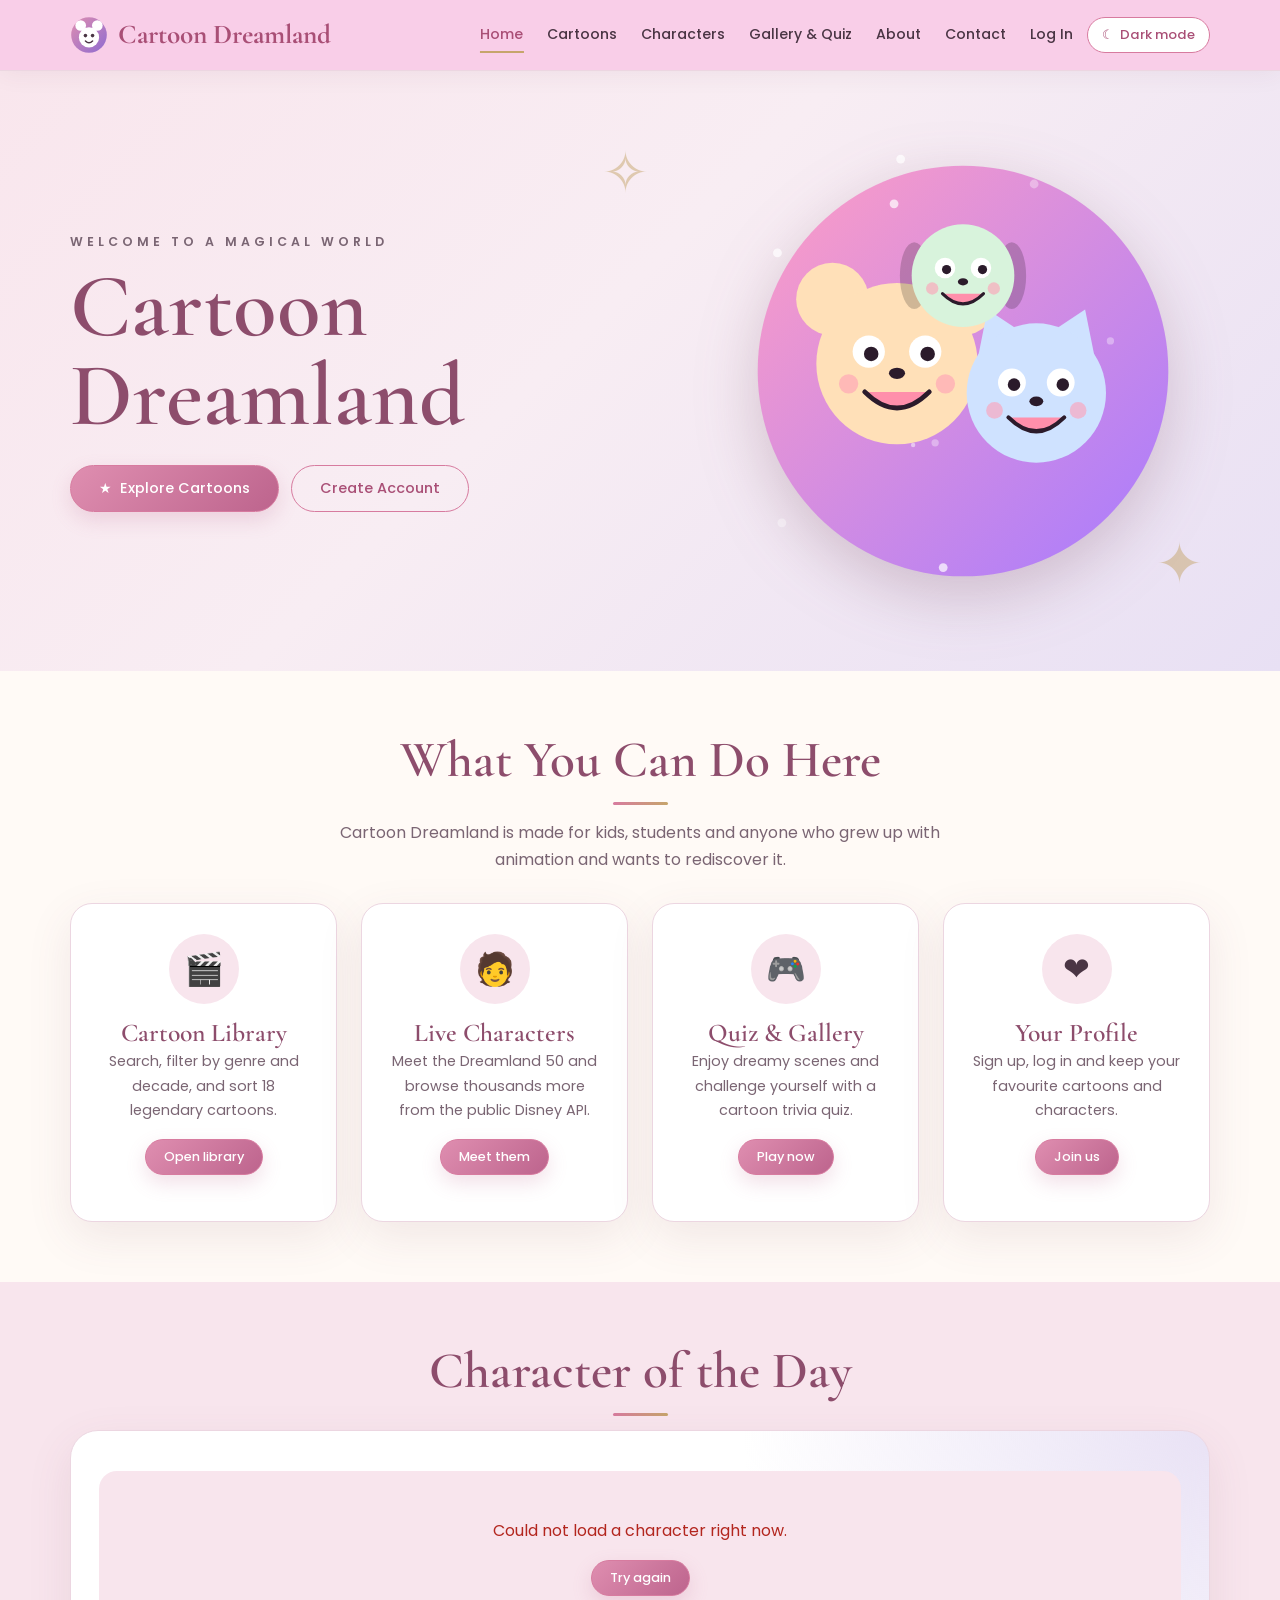
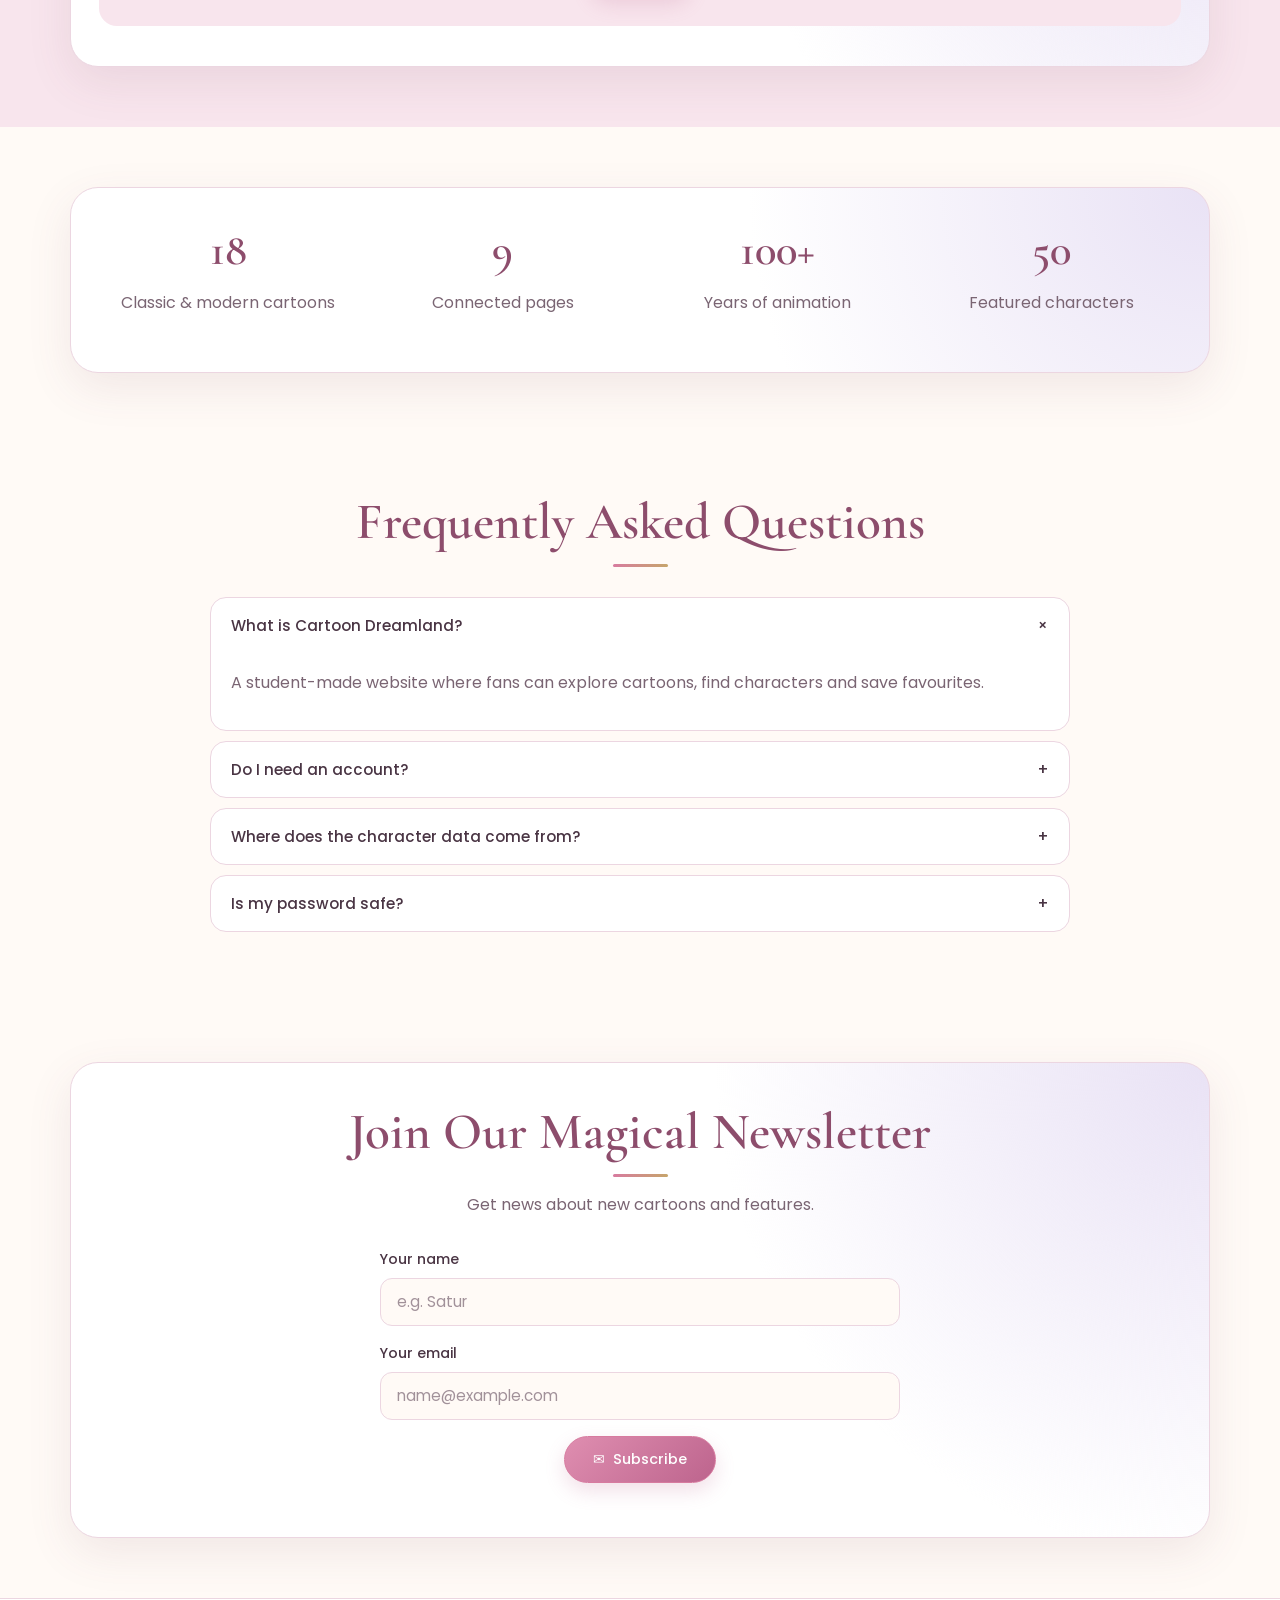
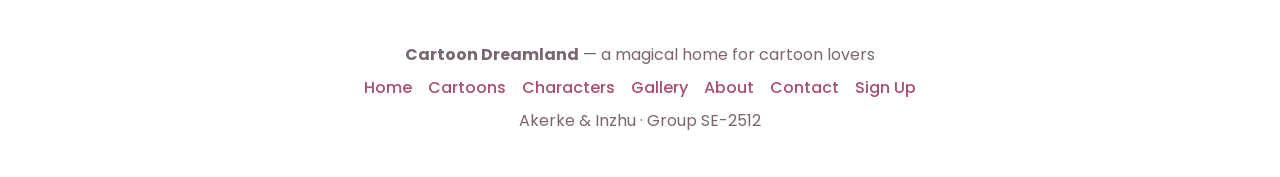
<file: index.html>
<!DOCTYPE html>
<html lang="en">
<head>
  <meta charset="UTF-8">
  <meta name="viewport" content="width=device-width, initial-scale=1.0">
  <meta name="description" content="Cartoon Dreamland - explore cartoons, characters, a quiz and more.">
  <title>Home | Cartoon Dreamland</title>
  <link rel="icon" type="image/svg+xml" href="images/logo.svg">
  <link rel="preconnect" href="https://fonts.googleapis.com">
  <link rel="preconnect" href="https://fonts.gstatic.com" crossorigin>
  <link href="https://fonts.googleapis.com/css2?family=Cormorant+Garamond:wght@500;600;700&amp;family=Poppins:wght@300;400;500;600&amp;display=swap" rel="stylesheet">
  <link rel="stylesheet" href="css/style.css">
  <script>
    /* Apply the saved theme before the page paints (prevents a white flash) */
    (function () {
      try {
        var t = JSON.parse(localStorage.getItem('cd_theme'));
        if (t !== 'dark' && t !== 'light') { t = window.matchMedia('(prefers-color-scheme: dark)').matches ? 'dark' : 'light'; }
        document.documentElement.setAttribute('data-theme', t);
      } catch (e) {}
    })();
  </script>
</head>
<body data-page="home">
  <header class="site-nav">
    <div class="nav-inner">
      <a class="brand" href="index.html"><img src="images/logo.svg" alt="" width="38" height="38">Cartoon Dreamland</a>
      <button class="nav-toggle" id="navToggle" type="button" aria-label="Open menu" aria-expanded="false" aria-controls="navLinks">&#9776;</button>
      <ul class="nav-links" id="navLinks">
        <li><a class="nav-link" data-page="home" href="index.html">Home</a></li><li><a class="nav-link" data-page="cartoons" href="cartoons.html">Cartoons</a></li><li><a class="nav-link" data-page="characters" href="characters.html">Characters</a></li><li><a class="nav-link" data-page="gallery" href="gallery.html">Gallery &amp; Quiz</a></li><li><a class="nav-link" data-page="about" href="about.html">About</a></li><li><a class="nav-link" data-page="contact" href="contact.html">Contact</a></li>
        <li><a class="nav-link" id="authLink" data-page="login" href="login.html">Log In</a></li>
        <li><button id="themeToggle" class="theme-btn" type="button" aria-label="Switch between light and dark mode"><span class="theme-icon">&#9790;</span> Dark mode</button></li>
      </ul>
    </div>
  </header>
  <section class="hero">
    <span class="sparkle s1" aria-hidden="true">&#10023;</span><span class="sparkle s2" aria-hidden="true">&#10022;</span>
    <div class="container hero-grid">
      <div>
        <p class="hero-small">Welcome to a magical world</p>
        <h1>Cartoon Dreamland</h1>
        <div class="hero-actions">
          <a class="btn" href="cartoons.html"><span class="btn-icon">&#9733;</span> Explore Cartoons</a>
          <a class="btn btn-outline" href="signup.html">Create Account</a>
        </div>
      </div>
      <div class="hero-art"><img src="images/hero.svg" alt="Three happy cartoon characters" width="440" height="440"></div>
    </div>
  </section>
  <main>
    <section class="section">
      <div class="container">
        <h2 class="section-title reveal">What You Can Do Here</h2>
        <p class="section-sub reveal">Cartoon Dreamland is made for kids, students and anyone who grew up with animation and wants to rediscover it.</p>
        <div class="grid grid-3">
          <article class="card feature-card reveal"><div class="feature-icon" aria-hidden="true">&#127916;</div><h3 class="card-title">Cartoon Library</h3><p class="card-text">Search, filter by genre and decade, and sort 18 legendary cartoons.</p><p><a class="btn btn-small" href="cartoons.html">Open library</a></p></article>
          <article class="card feature-card reveal"><div class="feature-icon" aria-hidden="true">&#129489;</div><h3 class="card-title">Live Characters</h3><p class="card-text">Meet the Dreamland 50 and browse thousands more from the public Disney API.</p><p><a class="btn btn-small" href="characters.html">Meet them</a></p></article>
          <article class="card feature-card reveal"><div class="feature-icon" aria-hidden="true">&#127918;</div><h3 class="card-title">Quiz &amp; Gallery</h3><p class="card-text">Enjoy dreamy scenes and challenge yourself with a cartoon trivia quiz.</p><p><a class="btn btn-small" href="gallery.html">Play now</a></p></article>
          <article class="card feature-card reveal"><div class="feature-icon" aria-hidden="true">&#10084;</div><h3 class="card-title">Your Profile</h3><p class="card-text">Sign up, log in and keep your favourite cartoons and characters.</p><p><a class="btn btn-small" href="signup.html">Join us</a></p></article>
        </div>
      </div>
    </section>

    <section class="section" style="background:var(--pink-light)">
      <div class="container">
        <h2 class="section-title reveal">Character of the Day</h2>
        <div class="panel reveal"><div class="featured-box" id="featuredCharacter"></div></div>
      </div>
    </section>

    <section class="section">
      <div class="container">
        <div class="stats panel reveal">
          <div><div class="stat-num">18</div><p class="muted">Classic &amp; modern cartoons</p></div>
          <div><div class="stat-num">9</div><p class="muted">Connected pages</p></div>
          <div><div class="stat-num">100+</div><p class="muted">Years of animation</p></div>
          <div><div class="stat-num">50</div><p class="muted">Featured characters</p></div>
        </div>
      </div>
    </section>

    <section class="section">
      <div class="container">
        <h2 class="section-title reveal">Frequently Asked Questions</h2>
        <div class="accordion reveal" style="margin-top:30px">
          <div class="acc-item open"><button class="acc-btn" type="button" aria-expanded="true"><span>What is Cartoon Dreamland?</span><span class="acc-plus">+</span></button><div class="acc-panel"><p>A student-made website where fans can explore cartoons, find characters and save favourites.</p></div></div>
          <div class="acc-item"><button class="acc-btn" type="button" aria-expanded="false"><span>Do I need an account?</span><span class="acc-plus">+</span></button><div class="acc-panel"><p>No, you can browse everything freely. An account lets you open a profile page that shows your details and saved favourites.</p></div></div>
          <div class="acc-item"><button class="acc-btn" type="button" aria-expanded="false"><span>Where does the character data come from?</span><span class="acc-plus">+</span></button><div class="acc-panel"><p>From the free public Disney API (disneyapi.dev), loaded live with fetch().</p></div></div>
          <div class="acc-item"><button class="acc-btn" type="button" aria-expanded="false"><span>Is my password safe?</span><span class="acc-plus">+</span></button><div class="acc-panel"><p>This is a demo without a server, so accounts are simulated in your own browser using localStorage. Please do not use a real password.</p></div></div>
        </div>
      </div>
    </section>

    <section class="section">
      <div class="container">
        <div class="panel text-center reveal">
          <h2 class="section-title">Join Our Magical Newsletter</h2>
          <p class="section-sub">Get news about new cartoons and features.</p>
          <form id="newsletterForm" class="form-card" style="box-shadow:none;border:0;padding:0;background:transparent" novalidate>
            <div class="field" style="text-align:left"><label for="newsName">Your name</label><input class="input" id="newsName" type="text" placeholder="e.g. Satur"><p class="error-msg" id="newsNameError"></p></div>
            <div class="field" style="text-align:left"><label for="newsEmail">Your email</label><input class="input" id="newsEmail" type="text" inputmode="email" autocomplete="email" placeholder="name@example.com"><p class="error-msg" id="newsEmailError"></p></div>
            <button class="btn" type="submit"><span class="btn-icon">&#9993;</span> Subscribe</button>
            <p class="form-status" id="newsStatus" aria-live="polite"></p>
          </form>
        </div>
      </div>
    </section>
  </main>

  <footer class="site-footer">
    <div class="container">
      <p><strong>Cartoon Dreamland</strong> &mdash; a magical home for cartoon lovers</p>
      <p><a href="index.html">Home</a><a href="cartoons.html">Cartoons</a><a href="characters.html">Characters</a><a href="gallery.html">Gallery</a><a href="about.html">About</a><a href="contact.html">Contact</a><a href="signup.html">Sign Up</a></p>
      <p>Akerke & Inzhu &middot; Group SE-2512</p>
    </div>
  </footer>
  <script src="js/images-config.js"></script>
  <script src="js/script.js"></script>
</body>
</html>
</file>
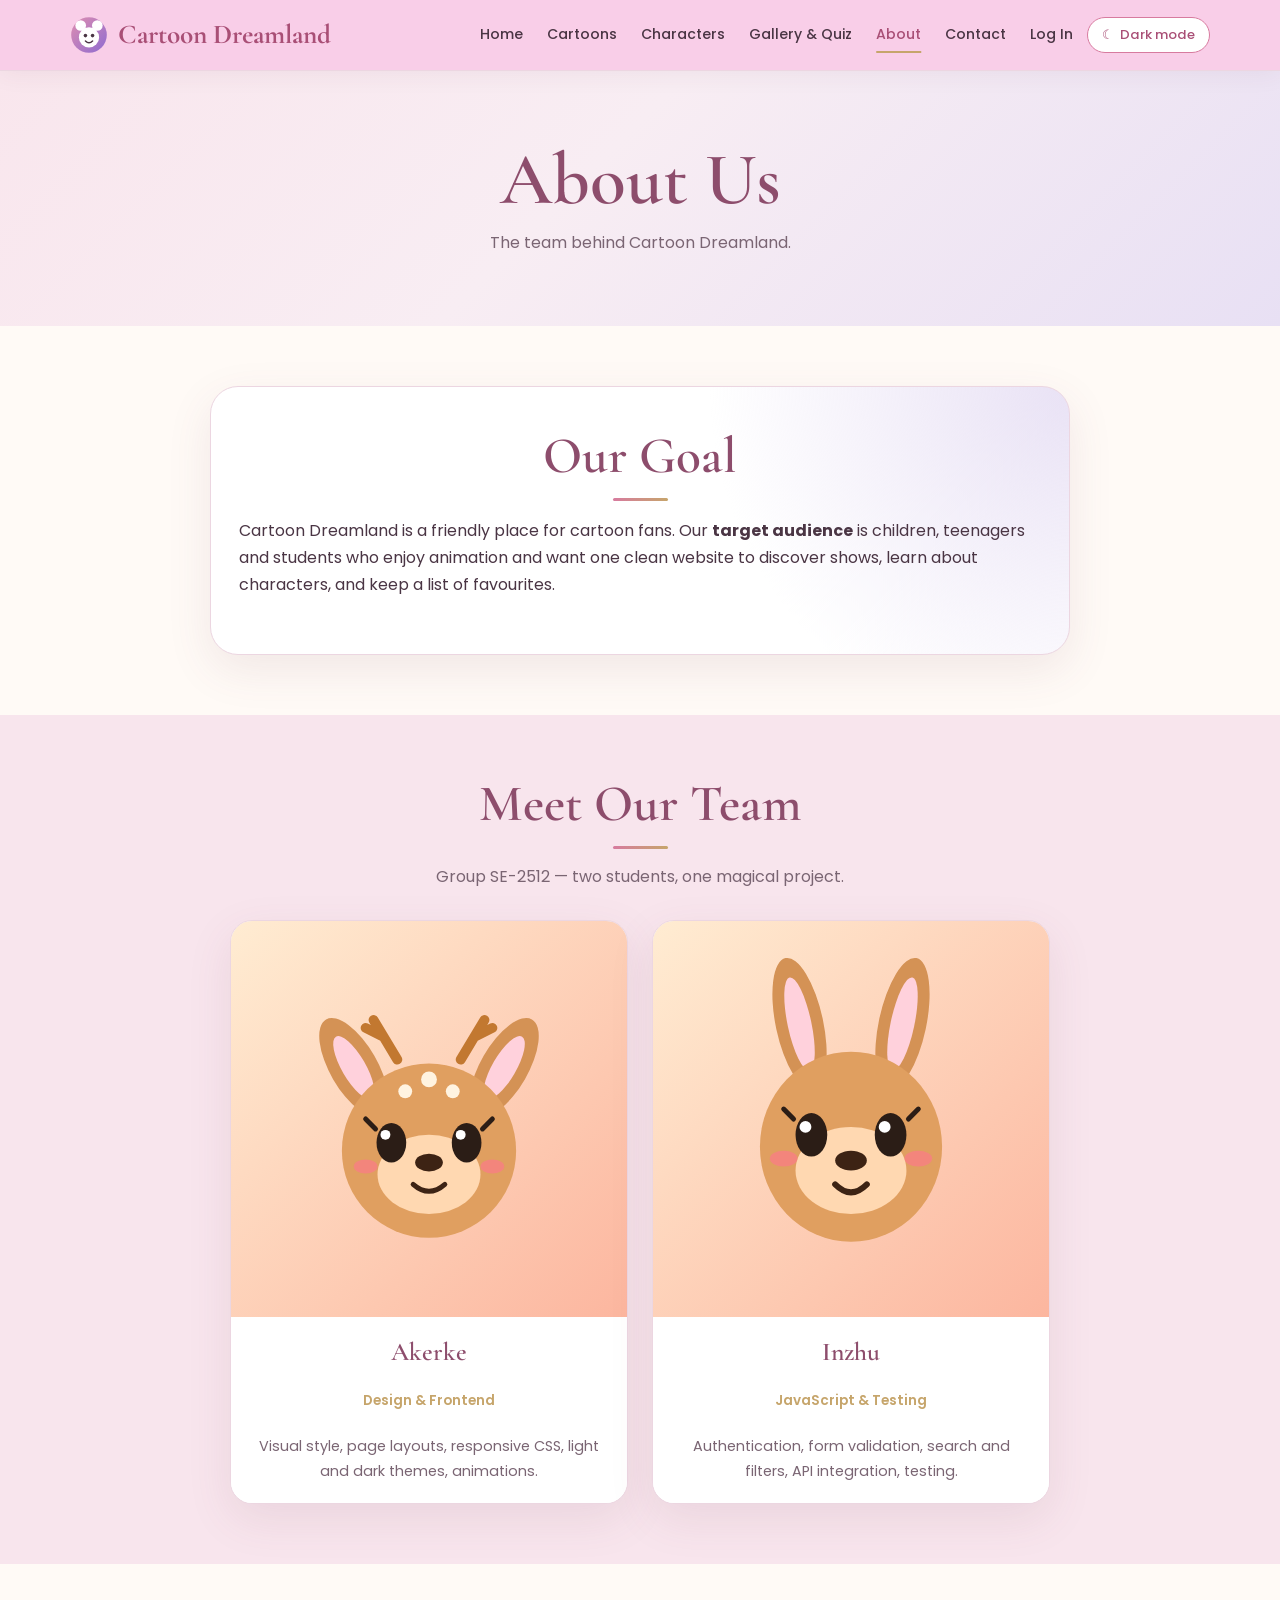
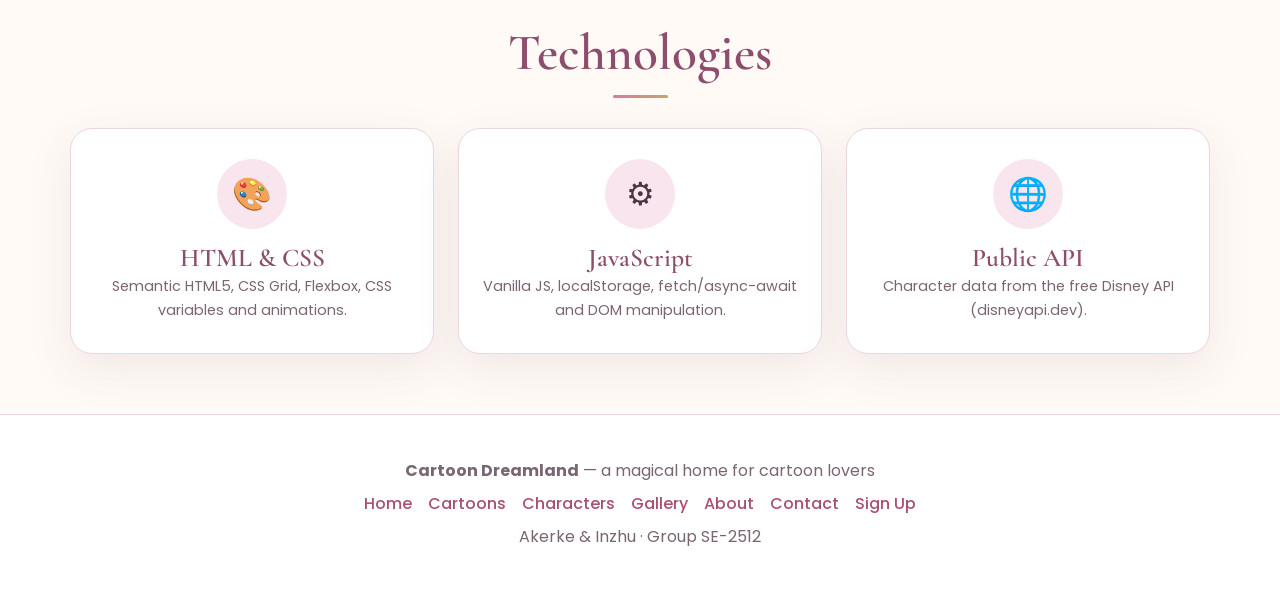
<file: about.html>
<!DOCTYPE html>
<html lang="en">
<head>
  <meta charset="UTF-8">
  <meta name="viewport" content="width=device-width, initial-scale=1.0">
  <meta name="description" content="About the Cartoon Dreamland team and project.">
  <title>About Us | Cartoon Dreamland</title>
  <link rel="icon" type="image/svg+xml" href="images/logo.svg">
  <link rel="preconnect" href="https://fonts.googleapis.com">
  <link rel="preconnect" href="https://fonts.gstatic.com" crossorigin>
  <link href="https://fonts.googleapis.com/css2?family=Cormorant+Garamond:wght@500;600;700&amp;family=Poppins:wght@300;400;500;600&amp;display=swap" rel="stylesheet">
  <link rel="stylesheet" href="css/style.css">
  <script>
    /* Apply the saved theme before the page paints (prevents a white flash) */
    (function () {
      try {
        var t = JSON.parse(localStorage.getItem('cd_theme'));
        if (t !== 'dark' && t !== 'light') { t = window.matchMedia('(prefers-color-scheme: dark)').matches ? 'dark' : 'light'; }
        document.documentElement.setAttribute('data-theme', t);
      } catch (e) {}
    })();
  </script>
</head>
<body data-page="about">
  <header class="site-nav">
    <div class="nav-inner">
      <a class="brand" href="index.html"><img src="images/logo.svg" alt="" width="38" height="38">Cartoon Dreamland</a>
      <button class="nav-toggle" id="navToggle" type="button" aria-label="Open menu" aria-expanded="false" aria-controls="navLinks">&#9776;</button>
      <ul class="nav-links" id="navLinks">
        <li><a class="nav-link" data-page="home" href="index.html">Home</a></li><li><a class="nav-link" data-page="cartoons" href="cartoons.html">Cartoons</a></li><li><a class="nav-link" data-page="characters" href="characters.html">Characters</a></li><li><a class="nav-link" data-page="gallery" href="gallery.html">Gallery &amp; Quiz</a></li><li><a class="nav-link" data-page="about" href="about.html">About</a></li><li><a class="nav-link" data-page="contact" href="contact.html">Contact</a></li>
        <li><a class="nav-link" id="authLink" data-page="login" href="login.html">Log In</a></li>
        <li><button id="themeToggle" class="theme-btn" type="button" aria-label="Switch between light and dark mode"><span class="theme-icon">&#9790;</span> Dark mode</button></li>
      </ul>
    </div>
  </header>
  <section class="page-hero"><div class="container"><h1>About Us</h1><p>The team behind Cartoon Dreamland.</p></div></section>
  <main>
    <section class="section">
      <div class="container">
        <div class="panel reveal" style="max-width:860px;margin:0 auto">
          <h2 class="section-title">Our Goal</h2>
          <p>Cartoon Dreamland is a friendly place for cartoon fans. Our <strong>target audience</strong> is children, teenagers and students who enjoy animation and want one clean website to discover shows, learn about characters, and keep a list of favourites.</p>
        </div>
      </div>
    </section>
    <section class="section" style="background:var(--pink-light)">
      <div class="container">
        <h2 class="section-title reveal">Meet Our Team</h2>
        <p class="section-sub reveal">Group SE-2512 &mdash; two students, one magical project.</p>
        <div class="grid grid-3" style="max-width:820px;margin:0 auto">
          <article class="card reveal"><div class="card-img-wrap"><img class="card-img" src="images/team-1.svg" alt="Cartoon avatar of Akerke" style="aspect-ratio:1"></div><div class="card-body text-center"><h3 class="card-title">Akerke</h3><p class="poster-year">Design &amp; Frontend</p><p class="card-text">Visual style, page layouts, responsive CSS, light and dark themes, animations.</p></div></article>
          <article class="card reveal"><div class="card-img-wrap"><img class="card-img" src="images/team-2.svg" alt="Cartoon avatar of Inzhu" style="aspect-ratio:1"></div><div class="card-body text-center"><h3 class="card-title">Inzhu</h3><p class="poster-year">JavaScript &amp; Testing</p><p class="card-text">Authentication, form validation, search and filters, API integration, testing.</p></div></article>
        </div>
      </div>
    </section>
    <section class="section">
      <div class="container">
        <h2 class="section-title reveal">Technologies</h2>
        <div class="grid grid-3" style="margin-top:30px">
          <article class="card feature-card reveal"><div class="feature-icon" aria-hidden="true">&#127912;</div><h3 class="card-title">HTML &amp; CSS</h3><p class="card-text">Semantic HTML5, CSS Grid, Flexbox, CSS variables and animations.</p></article>
          <article class="card feature-card reveal"><div class="feature-icon" aria-hidden="true">&#9881;</div><h3 class="card-title">JavaScript</h3><p class="card-text">Vanilla JS, localStorage, fetch/async-await and DOM manipulation.</p></article>
          <article class="card feature-card reveal"><div class="feature-icon" aria-hidden="true">&#127760;</div><h3 class="card-title">Public API</h3><p class="card-text">Character data from the free Disney API (disneyapi.dev).</p></article>
        </div>
      </div>
    </section>
  </main>

  <footer class="site-footer">
    <div class="container">
      <p><strong>Cartoon Dreamland</strong> &mdash; a magical home for cartoon lovers</p>
      <p><a href="index.html">Home</a><a href="cartoons.html">Cartoons</a><a href="characters.html">Characters</a><a href="gallery.html">Gallery</a><a href="about.html">About</a><a href="contact.html">Contact</a><a href="signup.html">Sign Up</a></p>
      <p>Akerke & Inzhu &middot; Group SE-2512</p>
    </div>
  </footer>
  <script src="js/script.js"></script>
</body>
</html>
</file>
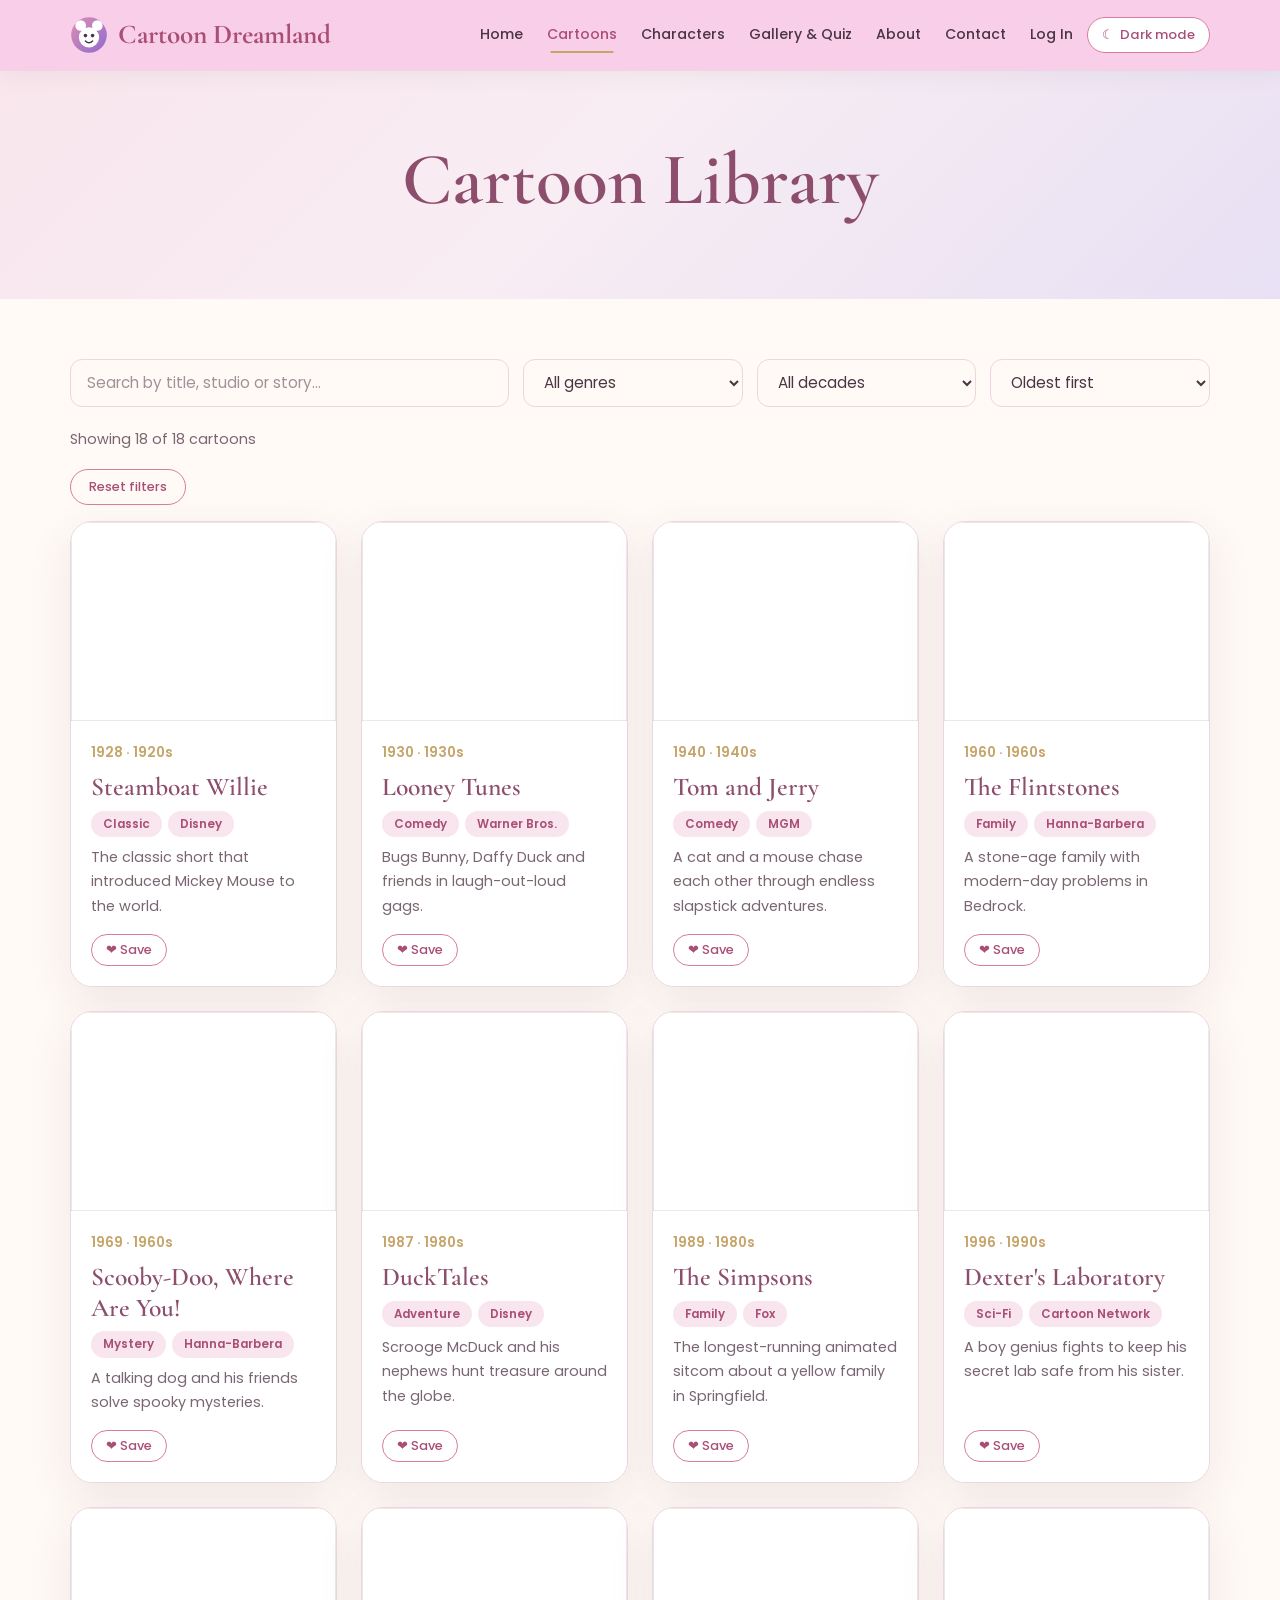
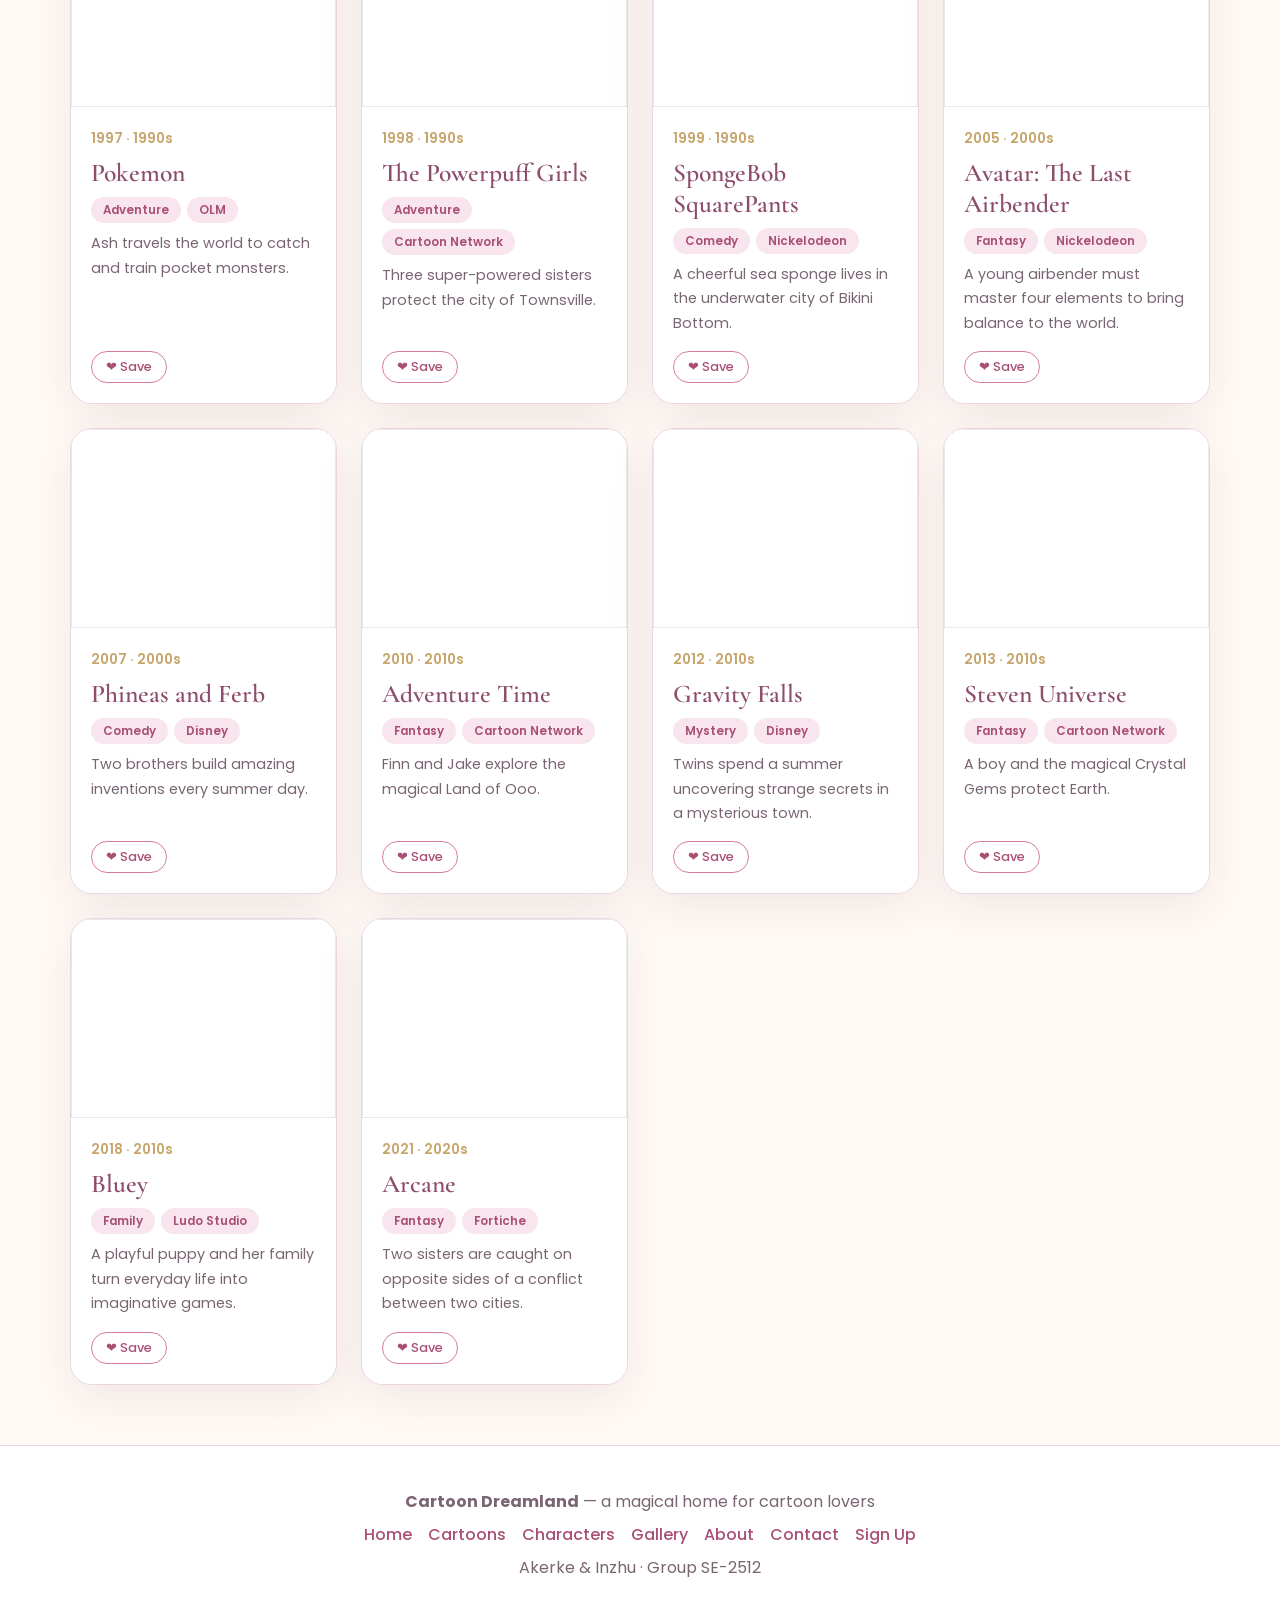
<file: cartoons.html>
<!DOCTYPE html>
<html lang="en">
<head>
  <meta charset="UTF-8">
  <meta name="viewport" content="width=device-width, initial-scale=1.0">
  <meta name="description" content="Search and filter a library of classic and modern cartoons.">
  <title>Cartoon Library | Cartoon Dreamland</title>
  <link rel="icon" type="image/svg+xml" href="images/logo.svg">
  <link rel="preconnect" href="https://fonts.googleapis.com">
  <link rel="preconnect" href="https://fonts.gstatic.com" crossorigin>
  <link href="https://fonts.googleapis.com/css2?family=Cormorant+Garamond:wght@500;600;700&amp;family=Poppins:wght@300;400;500;600&amp;display=swap" rel="stylesheet">
  <link rel="stylesheet" href="css/style.css">
  <script>
    /* Apply the saved theme before the page paints (prevents a white flash) */
    (function () {
      try {
        var t = JSON.parse(localStorage.getItem('cd_theme'));
        if (t !== 'dark' && t !== 'light') { t = window.matchMedia('(prefers-color-scheme: dark)').matches ? 'dark' : 'light'; }
        document.documentElement.setAttribute('data-theme', t);
      } catch (e) {}
    })();
  </script>
</head>
<body data-page="cartoons">
  <header class="site-nav">
    <div class="nav-inner">
      <a class="brand" href="index.html"><img src="images/logo.svg" alt="" width="38" height="38">Cartoon Dreamland</a>
      <button class="nav-toggle" id="navToggle" type="button" aria-label="Open menu" aria-expanded="false" aria-controls="navLinks">&#9776;</button>
      <ul class="nav-links" id="navLinks">
        <li><a class="nav-link" data-page="home" href="index.html">Home</a></li><li><a class="nav-link" data-page="cartoons" href="cartoons.html">Cartoons</a></li><li><a class="nav-link" data-page="characters" href="characters.html">Characters</a></li><li><a class="nav-link" data-page="gallery" href="gallery.html">Gallery &amp; Quiz</a></li><li><a class="nav-link" data-page="about" href="about.html">About</a></li><li><a class="nav-link" data-page="contact" href="contact.html">Contact</a></li>
        <li><a class="nav-link" id="authLink" data-page="login" href="login.html">Log In</a></li>
        <li><button id="themeToggle" class="theme-btn" type="button" aria-label="Switch between light and dark mode"><span class="theme-icon">&#9790;</span> Dark mode</button></li>
      </ul>
    </div>
  </header>
  <section class="page-hero"><div class="container"><h1>Cartoon Library</h1></div></section>
  <main>
    <section class="section">
      <div class="container">
        <div class="toolbar" role="search">
          <input class="input grow" id="cartoonSearch" type="text" placeholder="Search by title, studio or story..." aria-label="Search cartoons">
          <select class="input" id="cartoonGenre" aria-label="Filter by genre"><option value="all">All genres</option></select>
          <select class="input" id="cartoonDecade" aria-label="Filter by decade"><option value="all">All decades</option></select>
          <select class="input" id="cartoonSort" aria-label="Sort cartoons">
            <option value="year-asc">Oldest first</option><option value="year-desc">Newest first</option><option value="title">Title A-Z</option>
          </select>
        </div>
        <p class="result-info" id="cartoonInfo" aria-live="polite"></p>
        <p><button class="btn btn-small btn-outline" id="cartoonClear" type="button">Reset filters</button></p>
        <div class="grid grid-4" id="cartoonList"></div>
        <div class="state-box" id="cartoonEmpty" hidden><p>No cartoons match your search. Try another word or reset the filters.</p></div>
      </div>
    </section>
  </main>

  <footer class="site-footer">
    <div class="container">
      <p><strong>Cartoon Dreamland</strong> &mdash; a magical home for cartoon lovers</p>
      <p><a href="index.html">Home</a><a href="cartoons.html">Cartoons</a><a href="characters.html">Characters</a><a href="gallery.html">Gallery</a><a href="about.html">About</a><a href="contact.html">Contact</a><a href="signup.html">Sign Up</a></p>
      <p>Akerke & Inzhu &middot; Group SE-2512</p>
    </div>
  </footer>
  <script src="js/images-config.js"></script>
  <script src="js/script.js"></script>
</body>
</html>
</file>
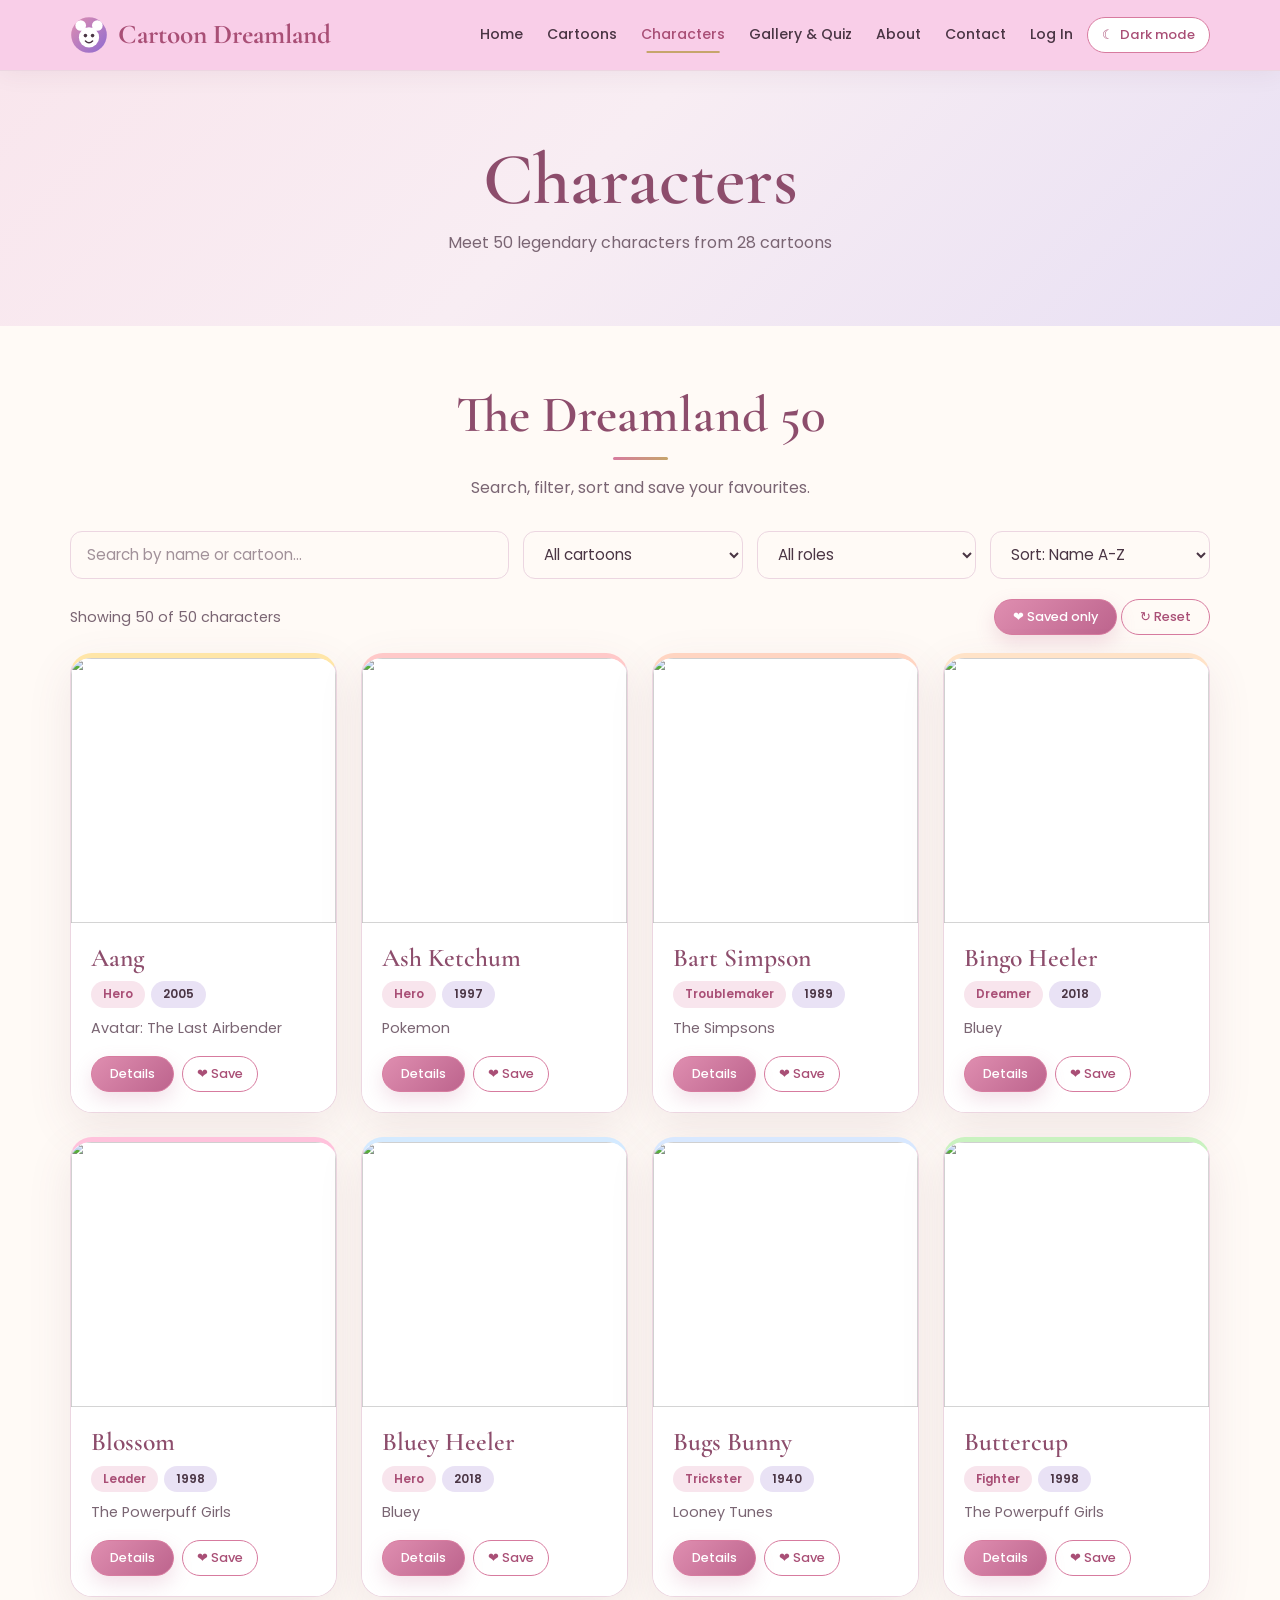
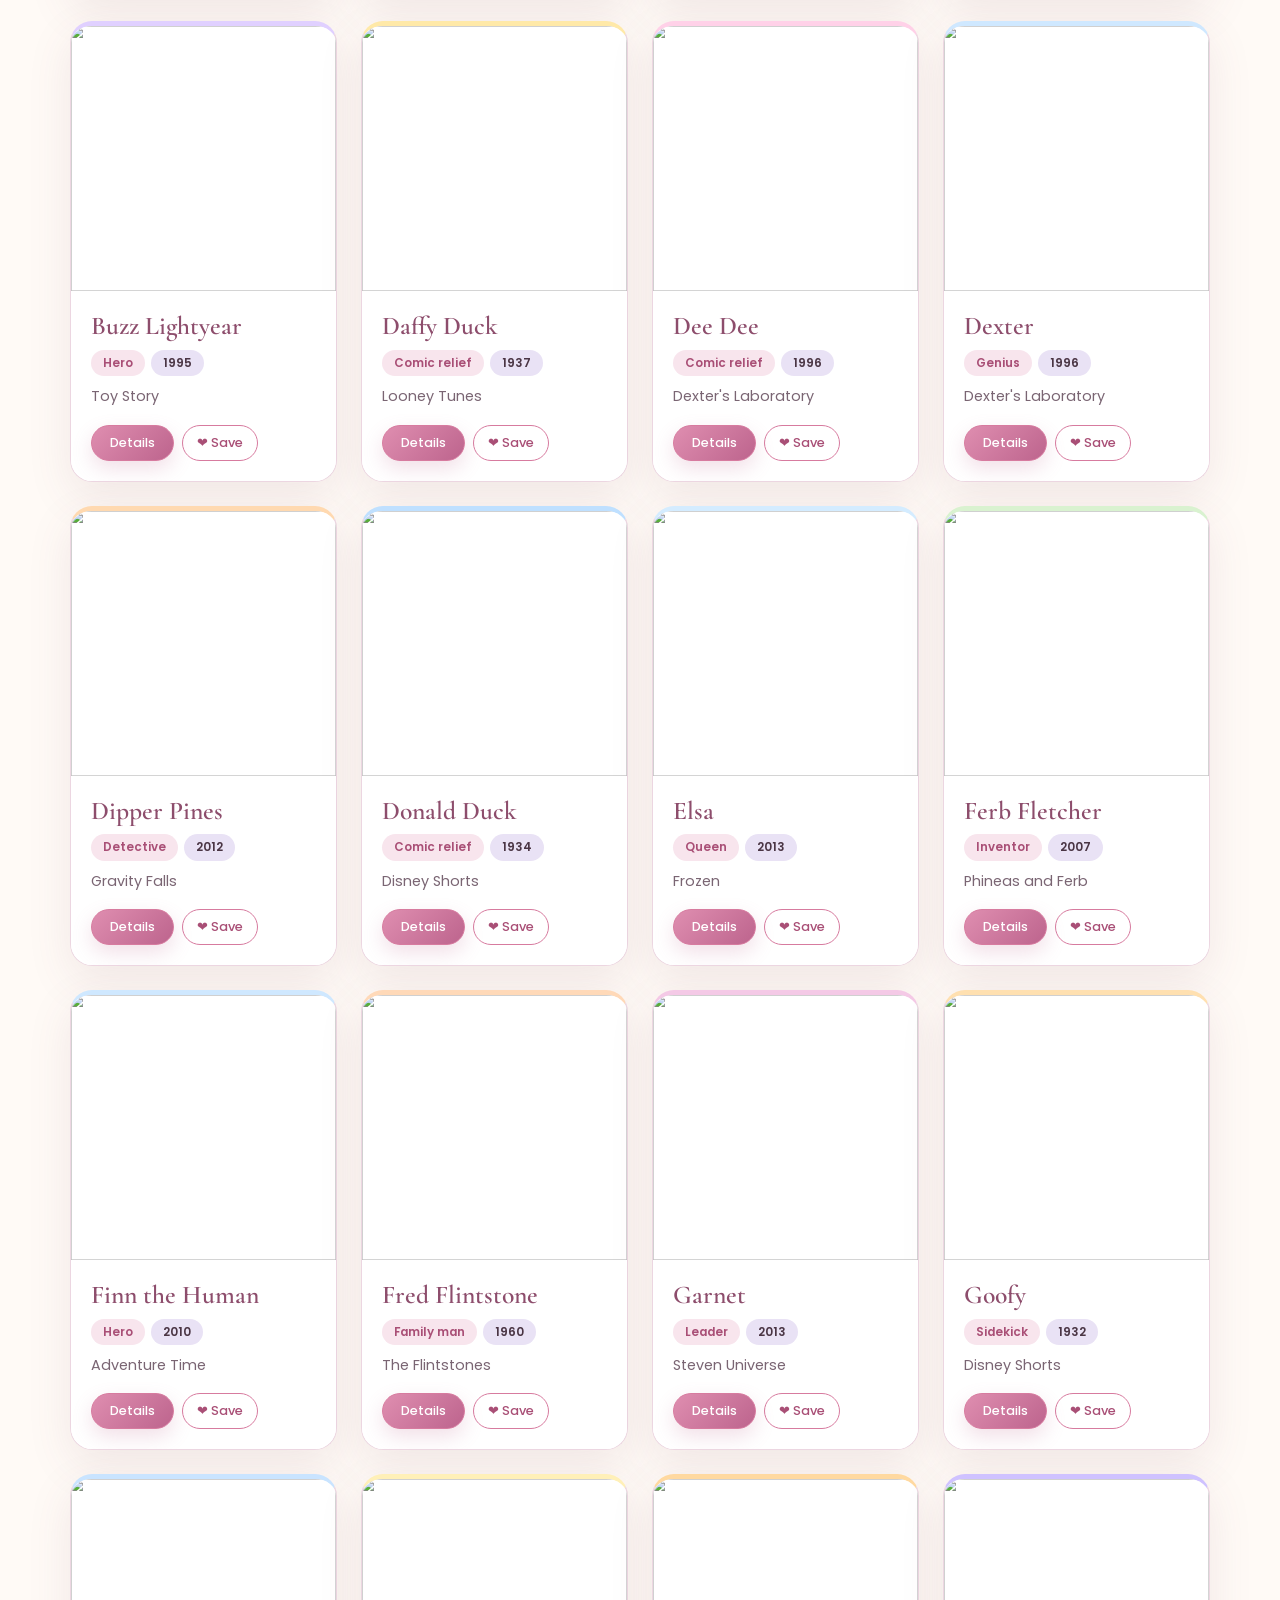
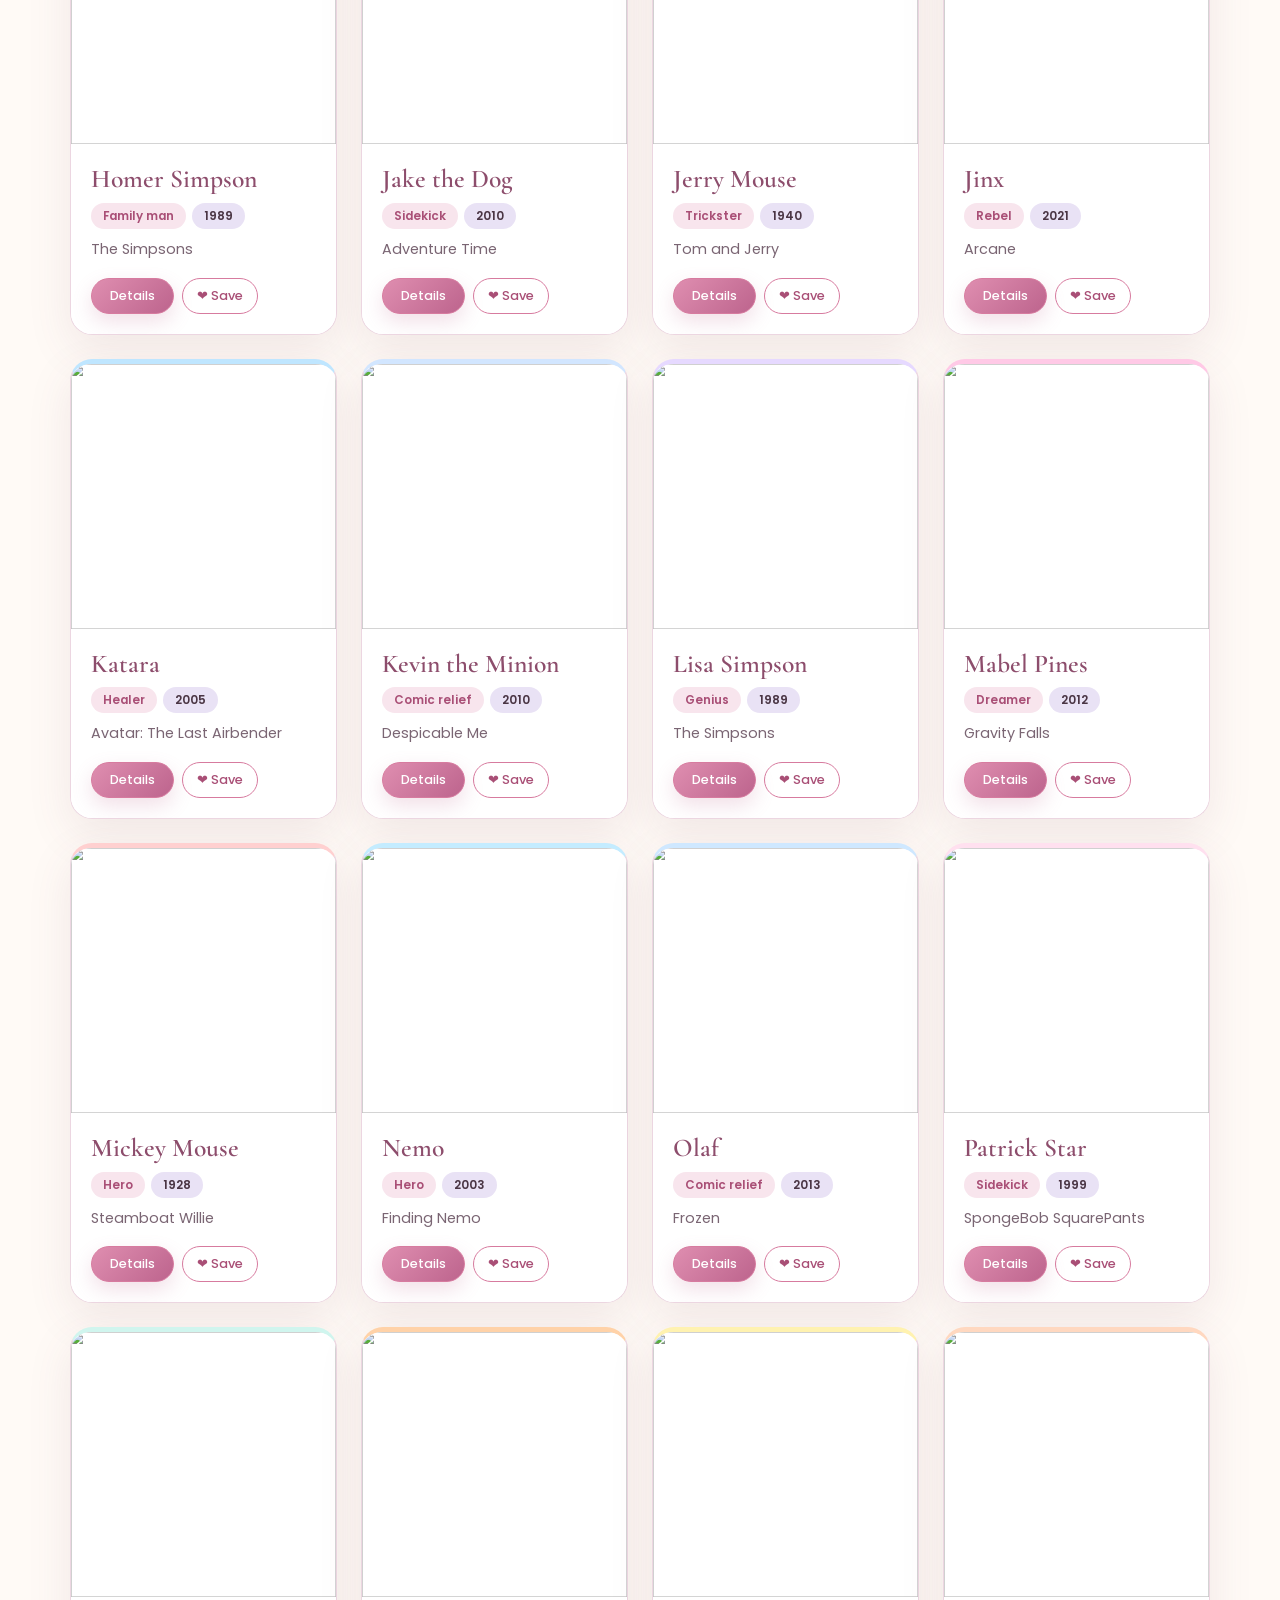
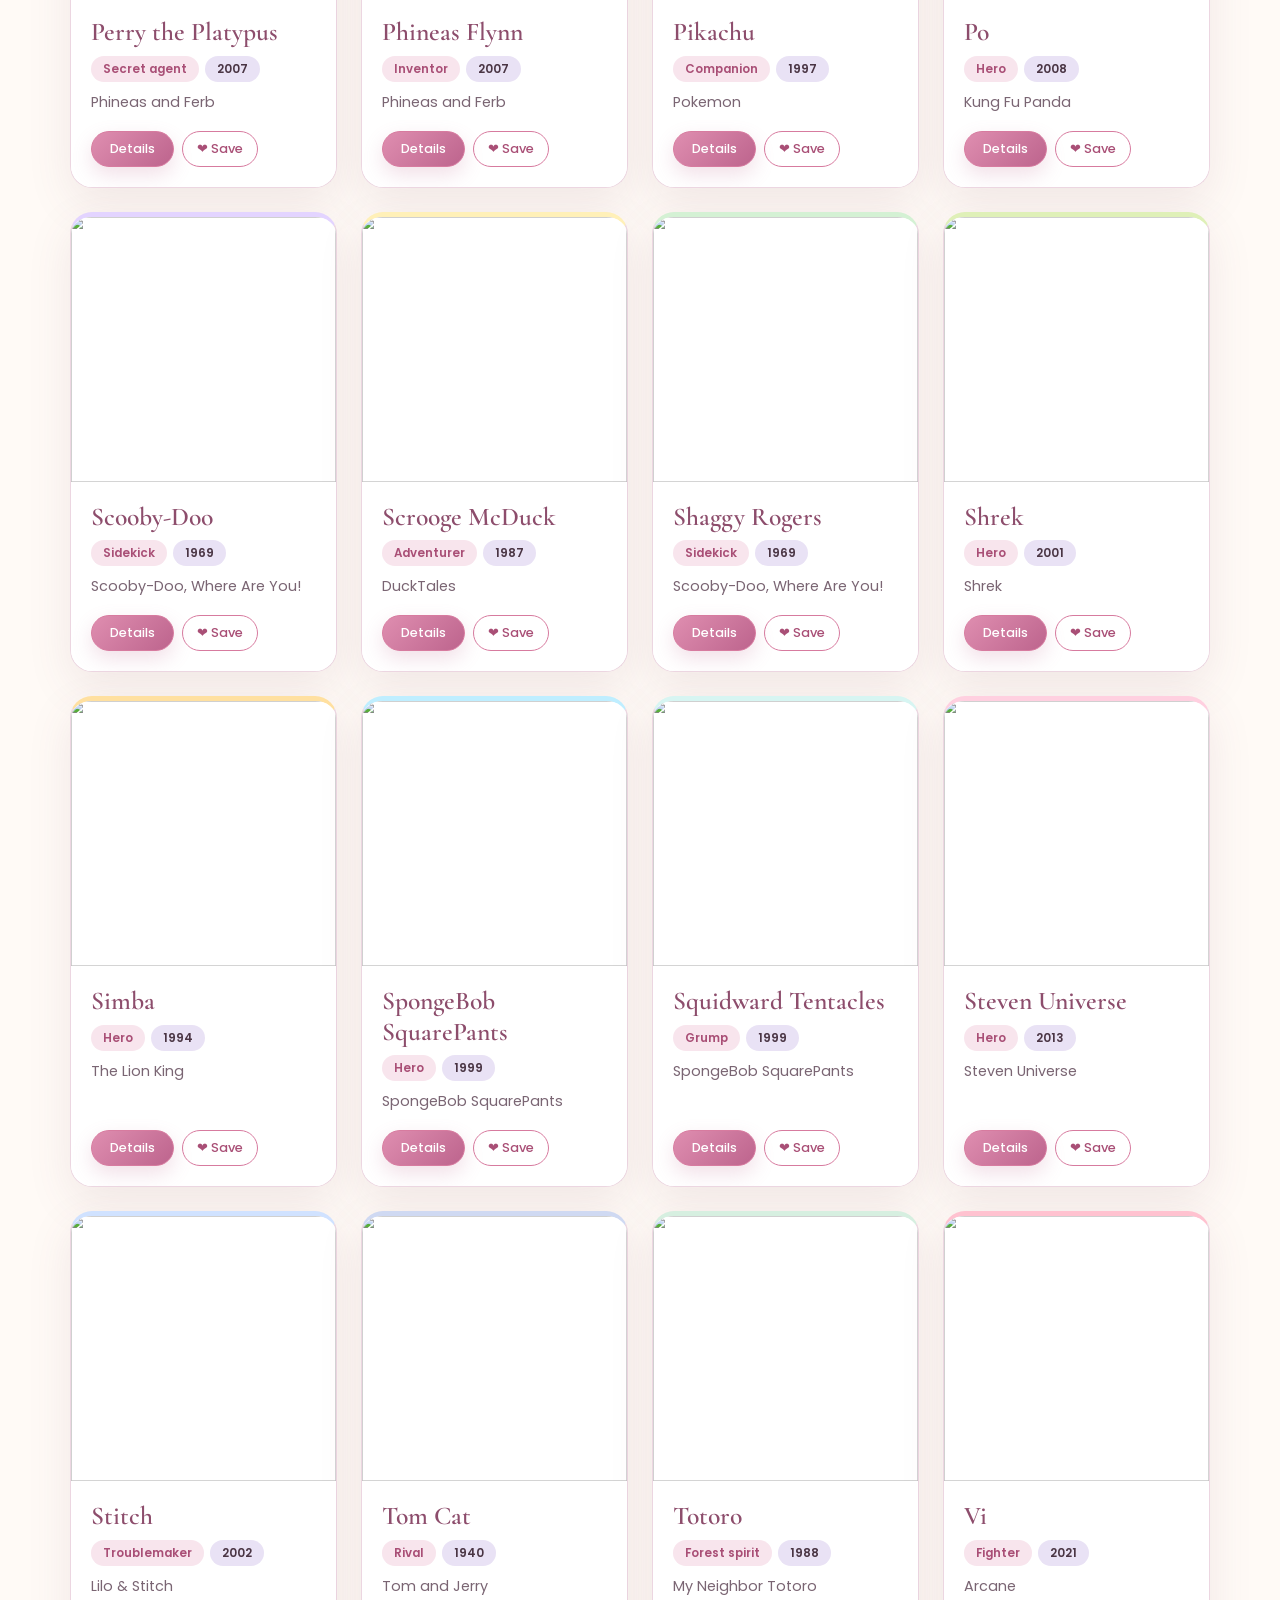
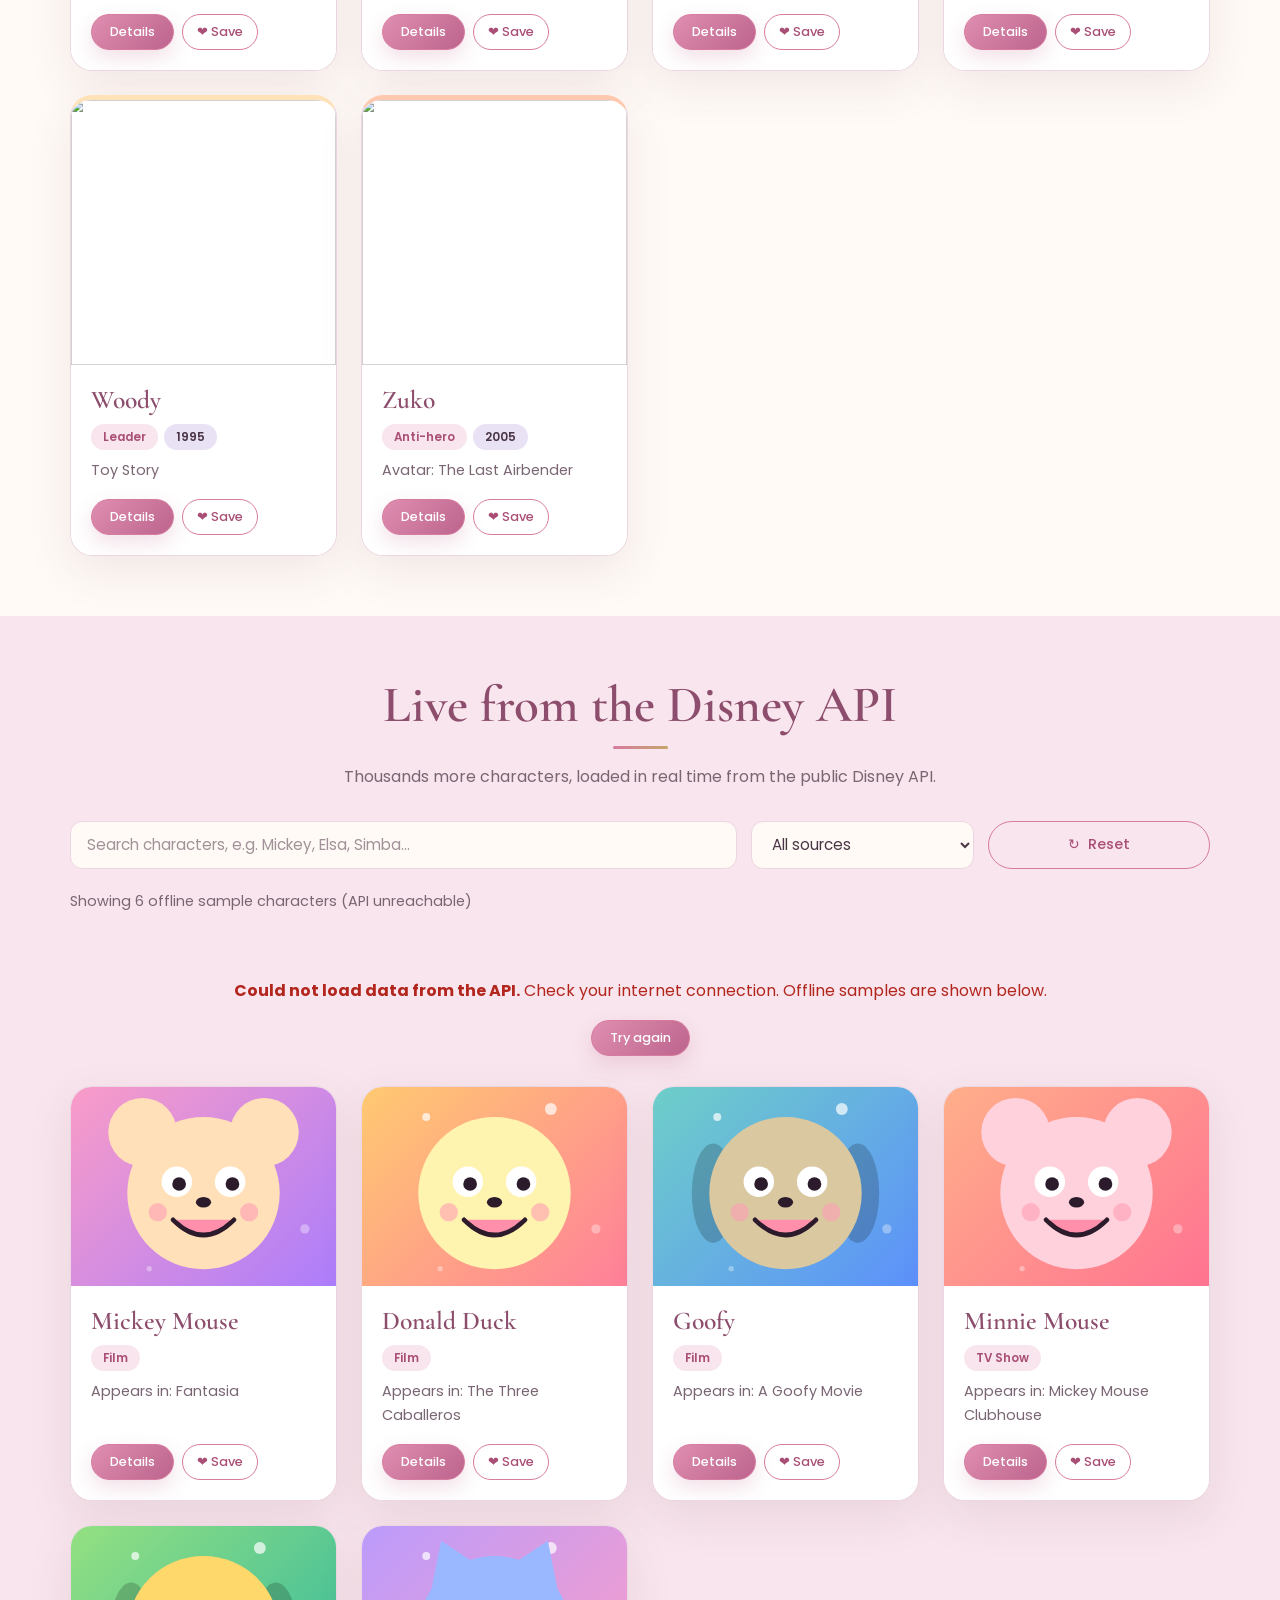
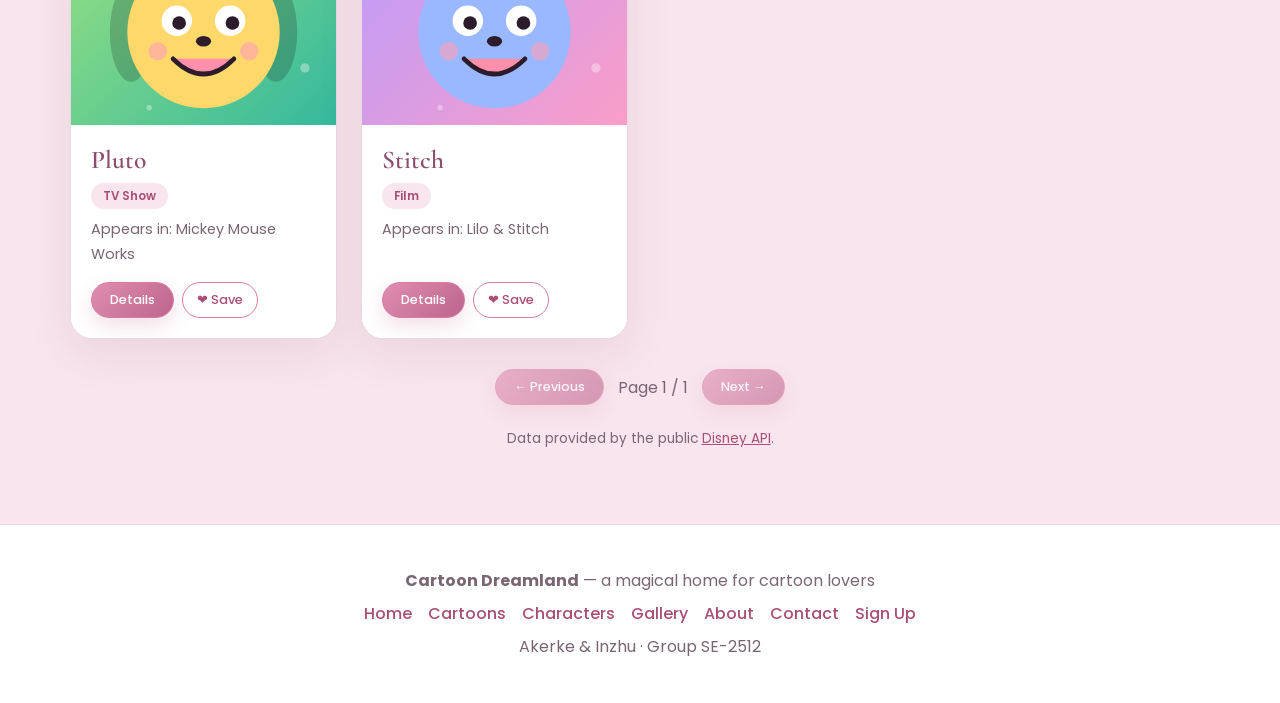
<file: characters.html>
<!DOCTYPE html>
<html lang="en">
<head>
  <meta charset="UTF-8">
  <meta name="viewport" content="width=device-width, initial-scale=1.0">
  <meta name="description" content="Browse animated characters loaded live from the Disney API.">
  <title>Characters | Cartoon Dreamland</title>
  <link rel="icon" type="image/svg+xml" href="images/logo.svg">
  <link rel="preconnect" href="https://fonts.googleapis.com">
  <link rel="preconnect" href="https://fonts.gstatic.com" crossorigin>
  <link href="https://fonts.googleapis.com/css2?family=Cormorant+Garamond:wght@500;600;700&amp;family=Poppins:wght@300;400;500;600&amp;display=swap" rel="stylesheet">
  <link rel="stylesheet" href="css/style.css">
  <script>
    /* Apply the saved theme before the page paints (prevents a white flash) */
    (function () {
      try {
        var t = JSON.parse(localStorage.getItem('cd_theme'));
        if (t !== 'dark' && t !== 'light') { t = window.matchMedia('(prefers-color-scheme: dark)').matches ? 'dark' : 'light'; }
        document.documentElement.setAttribute('data-theme', t);
      } catch (e) {}
    })();
  </script>
</head>
<body data-page="characters">
  <header class="site-nav">
    <div class="nav-inner">
      <a class="brand" href="index.html"><img src="images/logo.svg" alt="" width="38" height="38">Cartoon Dreamland</a>
      <button class="nav-toggle" id="navToggle" type="button" aria-label="Open menu" aria-expanded="false" aria-controls="navLinks">&#9776;</button>
      <ul class="nav-links" id="navLinks">
        <li><a class="nav-link" data-page="home" href="index.html">Home</a></li><li><a class="nav-link" data-page="cartoons" href="cartoons.html">Cartoons</a></li><li><a class="nav-link" data-page="characters" href="characters.html">Characters</a></li><li><a class="nav-link" data-page="gallery" href="gallery.html">Gallery &amp; Quiz</a></li><li><a class="nav-link" data-page="about" href="about.html">About</a></li><li><a class="nav-link" data-page="contact" href="contact.html">Contact</a></li>
        <li><a class="nav-link" id="authLink" data-page="login" href="login.html">Log In</a></li>
        <li><button id="themeToggle" class="theme-btn" type="button" aria-label="Switch between light and dark mode"><span class="theme-icon">&#9790;</span> Dark mode</button></li>
      </ul>
    </div>
  </header>
  <section class="page-hero"><div class="container"><h1>Characters</h1><p>Meet 50 legendary characters from 28 cartoons</p></div></section>
  <main>
    <section class="section" id="roster">
      <div class="container">
        <h2 class="section-title">The Dreamland 50</h2>
        <p class="section-sub">Search, filter, sort and save your favourites.</p>
        <div class="toolbar" role="search">
          <input class="input grow" id="rosterSearch" type="text" placeholder="Search by name or cartoon..." aria-label="Search the Dreamland 50">
          <select class="input" id="rosterShow" aria-label="Filter by cartoon"><option value="all">All cartoons</option></select>
          <select class="input" id="rosterRole" aria-label="Filter by role"><option value="all">All roles</option></select>
          <select class="input" id="rosterSort" aria-label="Sort characters"><option value="name">Sort: Name A-Z</option><option value="year-old">Sort: Oldest first</option><option value="year-new">Sort: Newest first</option><option value="show">Sort: Cartoon</option></select>
        </div>
        <div class="roster-bar"><p class="result-info" id="rosterInfo" aria-live="polite"></p><div><button class="btn btn-small" id="rosterFavOnly" type="button" aria-pressed="false">&#10084; Saved only</button> <button class="btn btn-outline btn-small" id="rosterReset" type="button">&#8635; Reset</button></div></div>
        <div class="state-box" id="rosterEmpty" hidden><p>No characters match your search. Try another name or filter.</p></div>
        <div class="grid grid-4" id="rosterList"></div>
        <div class="modal-backdrop" id="rosterModal" role="dialog" aria-modal="true" aria-labelledby="rosterModalTitle">
          <div class="modal"><div id="rosterModalContent"></div><p style="margin-top:16px"><button class="btn btn-small" id="rosterModalClose" type="button">Close</button></p></div>
        </div>
      </div>
    </section>
    <section class="section api-section">
      <div class="container">
        <h2 class="section-title">Live from the Disney API</h2>
        <p class="section-sub">Thousands more characters, loaded in real time from the public Disney API.</p>
        <div class="toolbar two" role="search">
          <input class="input grow" id="characterSearch" type="text" placeholder="Search characters, e.g. Mickey, Elsa, Simba..." aria-label="Search characters">
          <select class="input" id="characterType" aria-label="Filter by source">
            <option value="all">All sources</option><option value="films">In films</option><option value="tvShows">In TV shows</option><option value="videoGames">In video games</option>
          </select>
          <button class="btn btn-outline" id="characterClear" type="button"><span class="btn-icon">&#8635;</span> Reset</button>
        </div>
        <p class="result-info" id="characterInfo" aria-live="polite"></p>
        <div class="state-box" id="characterState" role="status"></div>
        <div class="grid grid-4" id="characterList"></div>
        <div class="text-center" style="margin-top:30px;display:flex;gap:14px;justify-content:center;align-items:center;flex-wrap:wrap">
          <button class="btn btn-small" id="prevPage" type="button" disabled>&larr; Previous</button>
          <span id="pageLabel" class="muted">Page 1 / 1</span>
          <button class="btn btn-small" id="nextPage" type="button" disabled>Next &rarr;</button>
        </div>
        <p class="text-center muted" style="margin-top:22px;font-size:0.85rem">Data provided by the public <a href="https://disneyapi.dev" target="_blank" rel="noopener">Disney API</a>.</p>
      </div>
    </section>
    <div class="modal-backdrop" id="characterModal" role="dialog" aria-modal="true" aria-labelledby="modalTitle">
      <div class="modal"><div id="modalContent"></div><p style="margin-top:16px"><button class="btn btn-small" id="modalClose" type="button">Close</button></p></div>
    </div>
  </main>

  <footer class="site-footer">
    <div class="container">
      <p><strong>Cartoon Dreamland</strong> &mdash; a magical home for cartoon lovers</p>
      <p><a href="index.html">Home</a><a href="cartoons.html">Cartoons</a><a href="characters.html">Characters</a><a href="gallery.html">Gallery</a><a href="about.html">About</a><a href="contact.html">Contact</a><a href="signup.html">Sign Up</a></p>
      <p>Akerke & Inzhu &middot; Group SE-2512</p>
    </div>
  </footer>
  <script src="js/characters-data.js"></script>
  <script src="js/images-config.js"></script>
  <script src="js/script.js"></script>
</body>
</html>
</file>
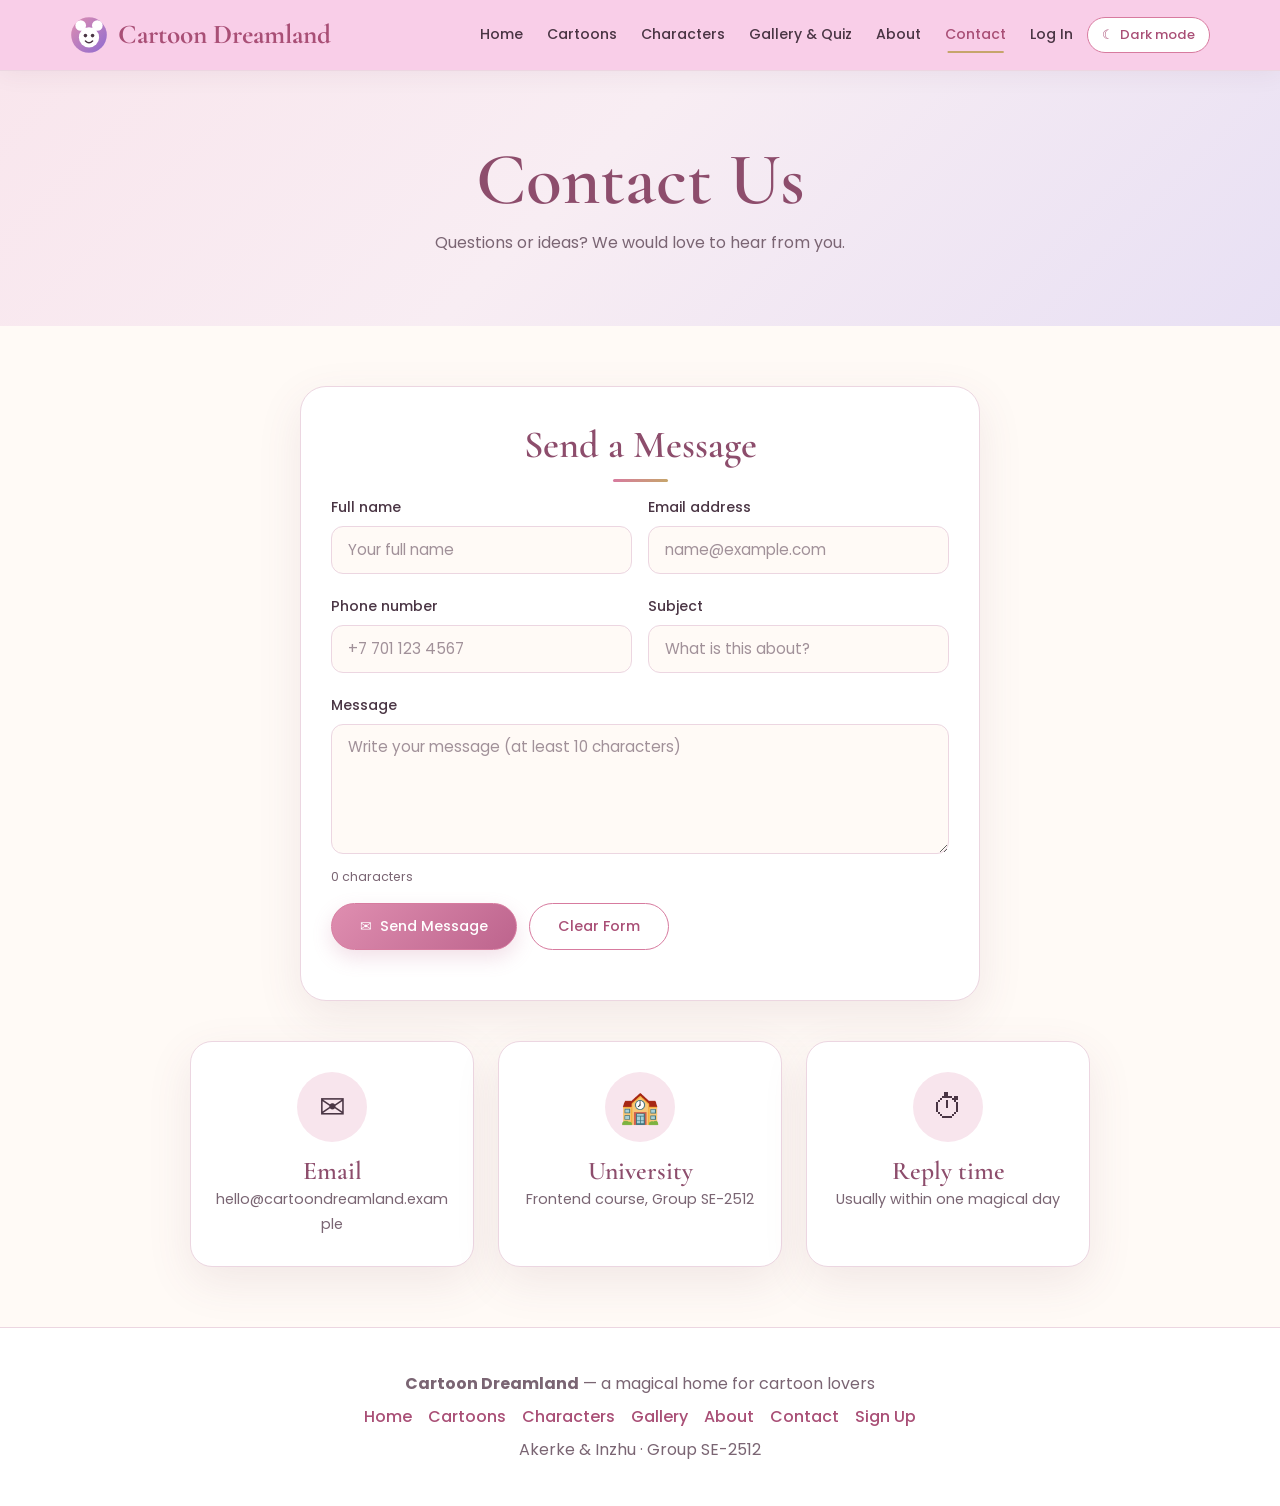
<file: contact.html>
<!DOCTYPE html>
<html lang="en">
<head>
  <meta charset="UTF-8">
  <meta name="viewport" content="width=device-width, initial-scale=1.0">
  <meta name="description" content="Send a message to the Cartoon Dreamland team.">
  <title>Contact | Cartoon Dreamland</title>
  <link rel="icon" type="image/svg+xml" href="images/logo.svg">
  <link rel="preconnect" href="https://fonts.googleapis.com">
  <link rel="preconnect" href="https://fonts.gstatic.com" crossorigin>
  <link href="https://fonts.googleapis.com/css2?family=Cormorant+Garamond:wght@500;600;700&amp;family=Poppins:wght@300;400;500;600&amp;display=swap" rel="stylesheet">
  <link rel="stylesheet" href="css/style.css">
  <script>
    /* Apply the saved theme before the page paints (prevents a white flash) */
    (function () {
      try {
        var t = JSON.parse(localStorage.getItem('cd_theme'));
        if (t !== 'dark' && t !== 'light') { t = window.matchMedia('(prefers-color-scheme: dark)').matches ? 'dark' : 'light'; }
        document.documentElement.setAttribute('data-theme', t);
      } catch (e) {}
    })();
  </script>
</head>
<body data-page="contact">
  <header class="site-nav">
    <div class="nav-inner">
      <a class="brand" href="index.html"><img src="images/logo.svg" alt="" width="38" height="38">Cartoon Dreamland</a>
      <button class="nav-toggle" id="navToggle" type="button" aria-label="Open menu" aria-expanded="false" aria-controls="navLinks">&#9776;</button>
      <ul class="nav-links" id="navLinks">
        <li><a class="nav-link" data-page="home" href="index.html">Home</a></li><li><a class="nav-link" data-page="cartoons" href="cartoons.html">Cartoons</a></li><li><a class="nav-link" data-page="characters" href="characters.html">Characters</a></li><li><a class="nav-link" data-page="gallery" href="gallery.html">Gallery &amp; Quiz</a></li><li><a class="nav-link" data-page="about" href="about.html">About</a></li><li><a class="nav-link" data-page="contact" href="contact.html">Contact</a></li>
        <li><a class="nav-link" id="authLink" data-page="login" href="login.html">Log In</a></li>
        <li><button id="themeToggle" class="theme-btn" type="button" aria-label="Switch between light and dark mode"><span class="theme-icon">&#9790;</span> Dark mode</button></li>
      </ul>
    </div>
  </header>
  <section class="page-hero"><div class="container"><h1>Contact Us</h1><p>Questions or ideas? We would love to hear from you.</p></div></section>
  <main>
    <section class="section">
      <div class="container">
        <div class="form-card wide reveal">
          <h2 class="section-title" style="font-size:2.4rem">Send a Message</h2>
          <form id="contactForm" novalidate>
            <div class="row-2">
              <div class="field"><label for="contactName">Full name</label><input class="input" id="contactName" type="text" placeholder="Your full name" autocomplete="name"><p class="error-msg" id="contactNameError"></p></div>
              <div class="field"><label for="contactEmail">Email address</label><input class="input" id="contactEmail" type="text" inputmode="email" placeholder="name@example.com" autocomplete="email"><p class="error-msg" id="contactEmailError"></p></div>
            </div>
            <div class="row-2">
              <div class="field"><label for="contactPhone">Phone number</label><input class="input" id="contactPhone" type="text" inputmode="tel" placeholder="+7 701 123 4567" autocomplete="tel"><p class="error-msg" id="contactPhoneError"></p></div>
              <div class="field"><label for="contactSubject">Subject</label><input class="input" id="contactSubject" type="text" placeholder="What is this about?"><p class="error-msg" id="contactSubjectError"></p></div>
            </div>
            <div class="field"><label for="contactMessage">Message</label><textarea class="input" id="contactMessage" placeholder="Write your message (at least 10 characters)"></textarea><p class="muted" id="messageCounter" style="font-size:.78rem;margin:4px 0 0">0 characters</p><p class="error-msg" id="contactMessageError"></p></div>
            <div style="display:flex;gap:12px;flex-wrap:wrap">
              <button class="btn" type="submit"><span class="btn-icon">&#9993;</span> Send Message</button>
              <button class="btn btn-outline" id="contactReset" type="button">Clear Form</button>
            </div>
            <p class="form-status" id="contactStatus" aria-live="polite"></p>
          </form>
        </div>
        <div class="grid grid-3" style="margin-top:40px;max-width:900px;margin-left:auto;margin-right:auto">
          <article class="card feature-card reveal"><div class="feature-icon" aria-hidden="true">&#9993;</div><h3 class="card-title">Email</h3><p class="card-text">hello@cartoondreamland.example</p></article>
          <article class="card feature-card reveal"><div class="feature-icon" aria-hidden="true">&#127979;</div><h3 class="card-title">University</h3><p class="card-text">Frontend course, Group SE-2512</p></article>
          <article class="card feature-card reveal"><div class="feature-icon" aria-hidden="true">&#9201;</div><h3 class="card-title">Reply time</h3><p class="card-text">Usually within one magical day</p></article>
        </div>
      </div>
    </section>
  </main>

  <footer class="site-footer">
    <div class="container">
      <p><strong>Cartoon Dreamland</strong> &mdash; a magical home for cartoon lovers</p>
      <p><a href="index.html">Home</a><a href="cartoons.html">Cartoons</a><a href="characters.html">Characters</a><a href="gallery.html">Gallery</a><a href="about.html">About</a><a href="contact.html">Contact</a><a href="signup.html">Sign Up</a></p>
      <p>Akerke & Inzhu &middot; Group SE-2512</p>
    </div>
  </footer>
  <script src="js/script.js"></script>
</body>
</html>
</file>
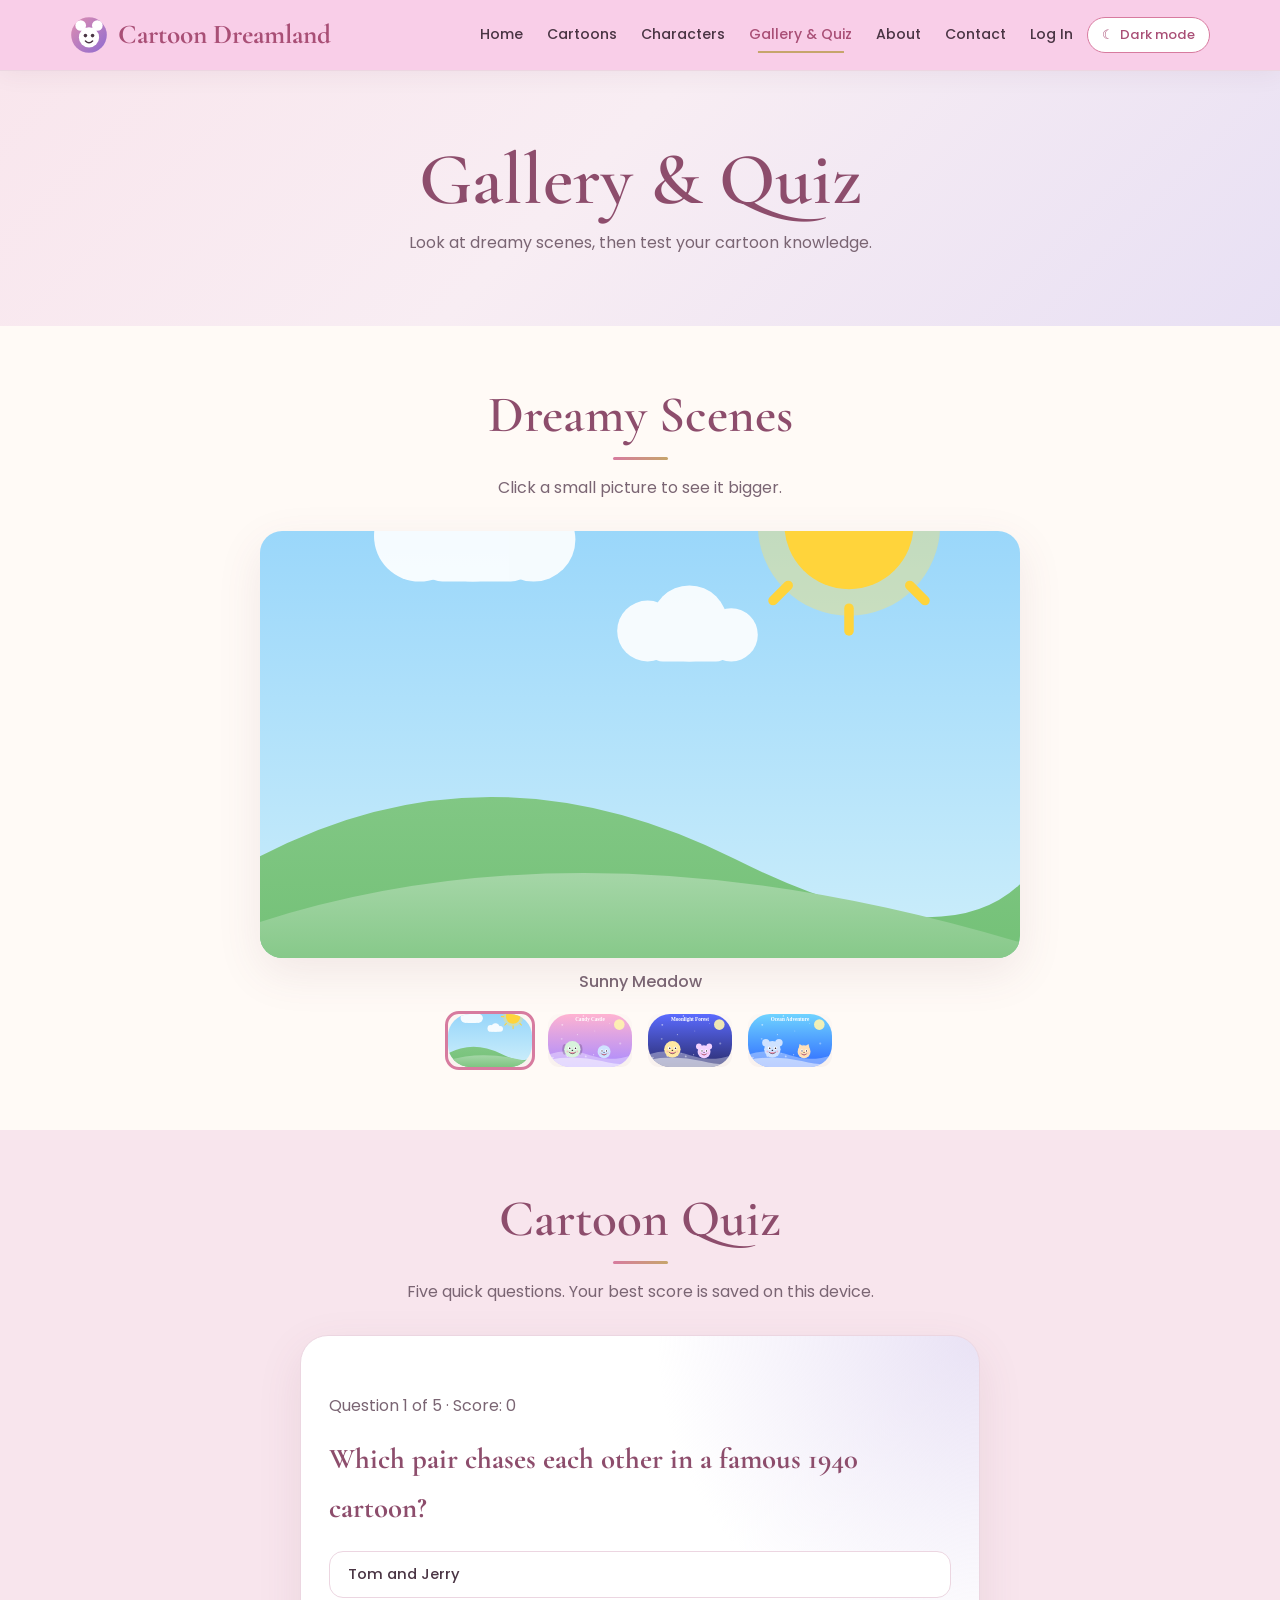
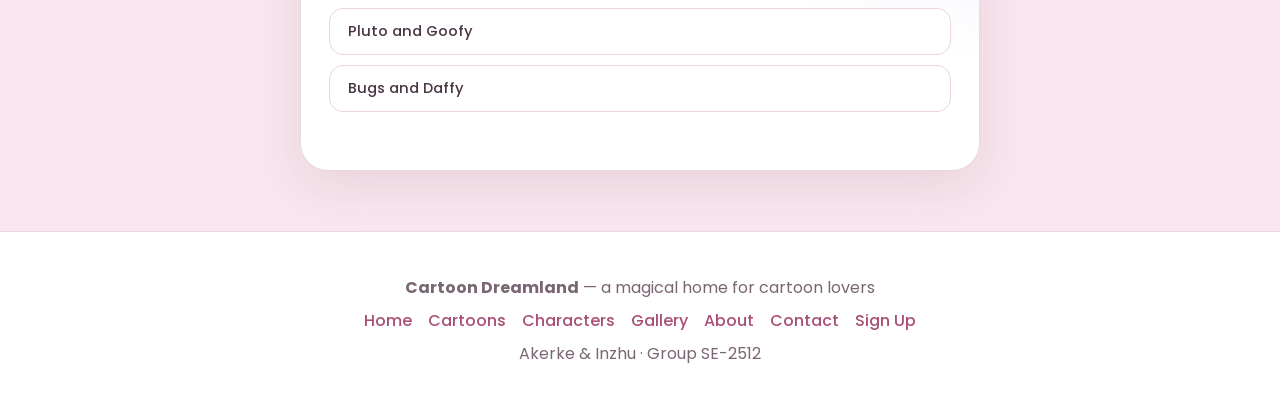
<file: gallery.html>
<!DOCTYPE html>
<html lang="en">
<head>
  <meta charset="UTF-8">
  <meta name="viewport" content="width=device-width, initial-scale=1.0">
  <meta name="description" content="Dreamy cartoon scenes and a fun trivia quiz.">
  <title>Gallery &amp; Quiz | Cartoon Dreamland</title>
  <link rel="icon" type="image/svg+xml" href="images/logo.svg">
  <link rel="preconnect" href="https://fonts.googleapis.com">
  <link rel="preconnect" href="https://fonts.gstatic.com" crossorigin>
  <link href="https://fonts.googleapis.com/css2?family=Cormorant+Garamond:wght@500;600;700&amp;family=Poppins:wght@300;400;500;600&amp;display=swap" rel="stylesheet">
  <link rel="stylesheet" href="css/style.css">
  <script>
    /* Apply the saved theme before the page paints (prevents a white flash) */
    (function () {
      try {
        var t = JSON.parse(localStorage.getItem('cd_theme'));
        if (t !== 'dark' && t !== 'light') { t = window.matchMedia('(prefers-color-scheme: dark)').matches ? 'dark' : 'light'; }
        document.documentElement.setAttribute('data-theme', t);
      } catch (e) {}
    })();
  </script>
</head>
<body data-page="gallery">
  <header class="site-nav">
    <div class="nav-inner">
      <a class="brand" href="index.html"><img src="images/logo.svg" alt="" width="38" height="38">Cartoon Dreamland</a>
      <button class="nav-toggle" id="navToggle" type="button" aria-label="Open menu" aria-expanded="false" aria-controls="navLinks">&#9776;</button>
      <ul class="nav-links" id="navLinks">
        <li><a class="nav-link" data-page="home" href="index.html">Home</a></li><li><a class="nav-link" data-page="cartoons" href="cartoons.html">Cartoons</a></li><li><a class="nav-link" data-page="characters" href="characters.html">Characters</a></li><li><a class="nav-link" data-page="gallery" href="gallery.html">Gallery &amp; Quiz</a></li><li><a class="nav-link" data-page="about" href="about.html">About</a></li><li><a class="nav-link" data-page="contact" href="contact.html">Contact</a></li>
        <li><a class="nav-link" id="authLink" data-page="login" href="login.html">Log In</a></li>
        <li><button id="themeToggle" class="theme-btn" type="button" aria-label="Switch between light and dark mode"><span class="theme-icon">&#9790;</span> Dark mode</button></li>
      </ul>
    </div>
  </header>
  <section class="page-hero"><div class="container"><h1>Gallery &amp; Quiz</h1><p>Look at dreamy scenes, then test your cartoon knowledge.</p></div></section>
  <main>
    <section class="section">
      <div class="container">
        <h2 class="section-title reveal">Dreamy Scenes</h2>
        <p class="section-sub reveal">Click a small picture to see it bigger.</p>
        <div class="gallery-main reveal">
          <img id="galleryMain" src="images/gallery-1.svg" alt="Sunny Meadow" style="transition:opacity .25s ease" width="800" height="450">
          <p class="gallery-caption" id="galleryCaption">Sunny Meadow</p>
          <div class="thumbs">
            <button class="thumb active" type="button" data-full="images/gallery-1.svg" data-caption="Sunny Meadow" aria-label="Show Sunny Meadow"><img src="images/gallery-1.svg" alt="Sunny Meadow thumbnail"></button>
            <button class="thumb" type="button" data-full="images/gallery-2.svg" data-caption="Candy Castle" aria-label="Show Candy Castle"><img src="images/gallery-2.svg" alt="Candy Castle thumbnail"></button>
            <button class="thumb" type="button" data-full="images/gallery-3.svg" data-caption="Moonlight Forest" aria-label="Show Moonlight Forest"><img src="images/gallery-3.svg" alt="Moonlight Forest thumbnail"></button>
            <button class="thumb" type="button" data-full="images/gallery-4.svg" data-caption="Ocean Adventure" aria-label="Show Ocean Adventure"><img src="images/gallery-4.svg" alt="Ocean Adventure thumbnail"></button>
          </div>
        </div>
      </div>
    </section>
    <section class="section" style="background:var(--pink-light)">
      <div class="container">
        <h2 class="section-title reveal">Cartoon Quiz</h2>
        <p class="section-sub reveal">Five quick questions. Your best score is saved on this device.</p>
        <div class="quiz-box panel reveal" id="quizBox"></div>
      </div>
    </section>
  </main>

  <footer class="site-footer">
    <div class="container">
      <p><strong>Cartoon Dreamland</strong> &mdash; a magical home for cartoon lovers</p>
      <p><a href="index.html">Home</a><a href="cartoons.html">Cartoons</a><a href="characters.html">Characters</a><a href="gallery.html">Gallery</a><a href="about.html">About</a><a href="contact.html">Contact</a><a href="signup.html">Sign Up</a></p>
      <p>Akerke & Inzhu &middot; Group SE-2512</p>
    </div>
  </footer>
  <script src="js/script.js"></script>
</body>
</html>
</file>
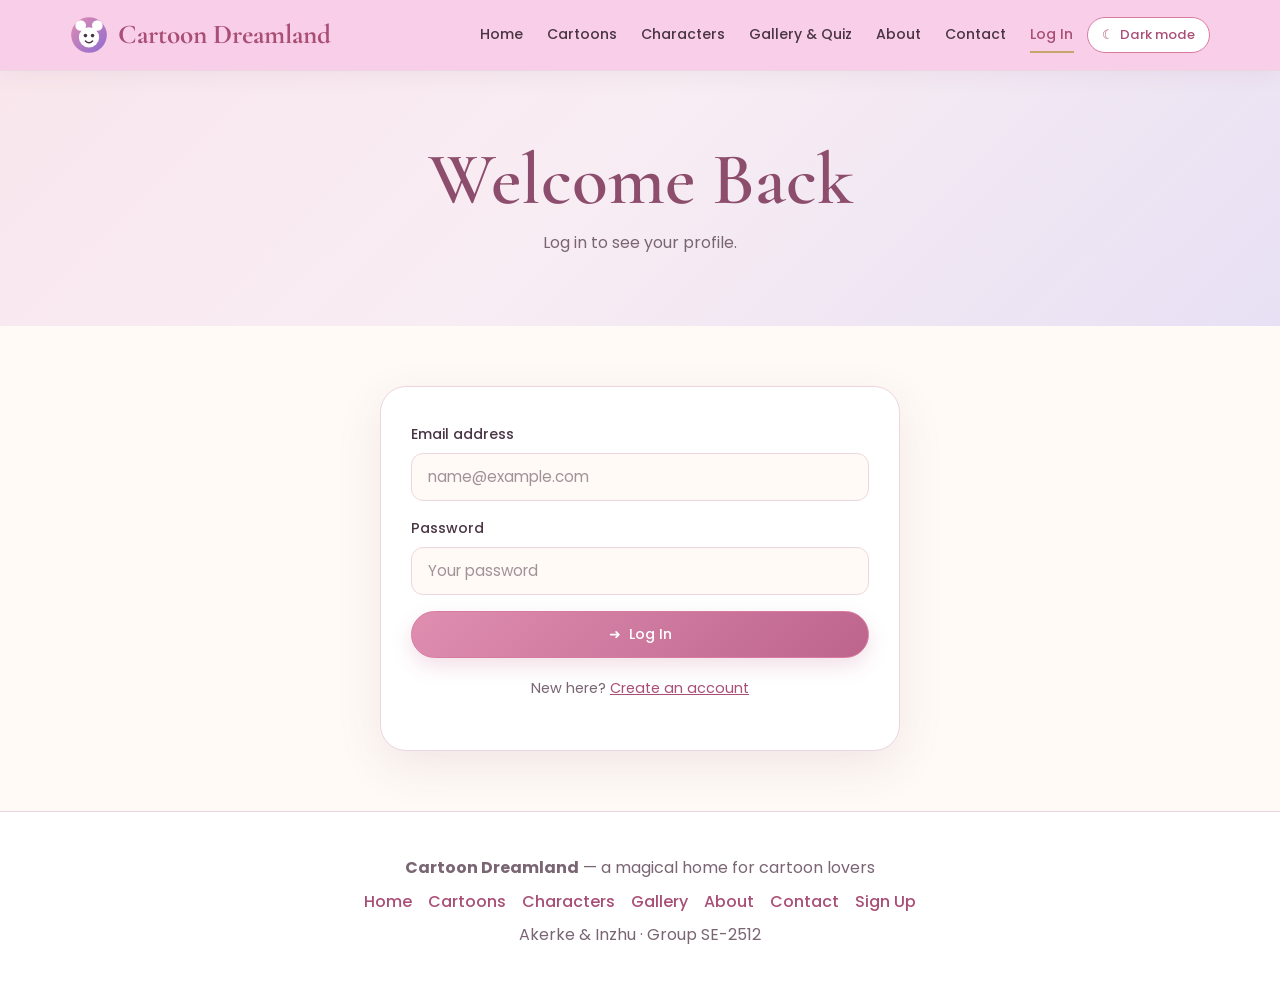
<file: login.html>
<!DOCTYPE html>
<html lang="en">
<head>
  <meta charset="UTF-8">
  <meta name="viewport" content="width=device-width, initial-scale=1.0">
  <meta name="description" content="Log in to your Cartoon Dreamland account.">
  <title>Log In | Cartoon Dreamland</title>
  <link rel="icon" type="image/svg+xml" href="images/logo.svg">
  <link rel="preconnect" href="https://fonts.googleapis.com">
  <link rel="preconnect" href="https://fonts.gstatic.com" crossorigin>
  <link href="https://fonts.googleapis.com/css2?family=Cormorant+Garamond:wght@500;600;700&amp;family=Poppins:wght@300;400;500;600&amp;display=swap" rel="stylesheet">
  <link rel="stylesheet" href="css/style.css">
  <script>
    /* Apply the saved theme before the page paints (prevents a white flash) */
    (function () {
      try {
        var t = JSON.parse(localStorage.getItem('cd_theme'));
        if (t !== 'dark' && t !== 'light') { t = window.matchMedia('(prefers-color-scheme: dark)').matches ? 'dark' : 'light'; }
        document.documentElement.setAttribute('data-theme', t);
      } catch (e) {}
    })();
  </script>
</head>
<body data-page="login">
  <header class="site-nav">
    <div class="nav-inner">
      <a class="brand" href="index.html"><img src="images/logo.svg" alt="" width="38" height="38">Cartoon Dreamland</a>
      <button class="nav-toggle" id="navToggle" type="button" aria-label="Open menu" aria-expanded="false" aria-controls="navLinks">&#9776;</button>
      <ul class="nav-links" id="navLinks">
        <li><a class="nav-link" data-page="home" href="index.html">Home</a></li><li><a class="nav-link" data-page="cartoons" href="cartoons.html">Cartoons</a></li><li><a class="nav-link" data-page="characters" href="characters.html">Characters</a></li><li><a class="nav-link" data-page="gallery" href="gallery.html">Gallery &amp; Quiz</a></li><li><a class="nav-link" data-page="about" href="about.html">About</a></li><li><a class="nav-link" data-page="contact" href="contact.html">Contact</a></li>
        <li><a class="nav-link" id="authLink" data-page="login" href="login.html">Log In</a></li>
        <li><button id="themeToggle" class="theme-btn" type="button" aria-label="Switch between light and dark mode"><span class="theme-icon">&#9790;</span> Dark mode</button></li>
      </ul>
    </div>
  </header>
  <section class="page-hero"><div class="container"><h1>Welcome Back</h1><p>Log in to see your profile.</p></div></section>
  <main>
    <section class="section">
      <div class="container">
        <div class="form-card reveal">
          <form id="loginForm" novalidate>
            <div class="field"><label for="loginEmail">Email address</label><input class="input" id="loginEmail" type="text" inputmode="email" placeholder="name@example.com" autocomplete="email"><p class="error-msg" id="loginEmailError"></p></div>
            <div class="field"><label for="loginPassword">Password</label><input class="input" id="loginPassword" type="password" placeholder="Your password" autocomplete="current-password"><p class="error-msg" id="loginPasswordError"></p></div>
            <button class="btn" type="submit" style="width:100%"><span class="btn-icon">&#10140;</span> Log In</button>
            <p class="form-status" id="loginStatus" aria-live="polite"></p>
          </form>
          <p class="form-note">New here? <a href="signup.html">Create an account</a></p>
        </div>
      </div>
    </section>
  </main>

  <footer class="site-footer">
    <div class="container">
      <p><strong>Cartoon Dreamland</strong> &mdash; a magical home for cartoon lovers</p>
      <p><a href="index.html">Home</a><a href="cartoons.html">Cartoons</a><a href="characters.html">Characters</a><a href="gallery.html">Gallery</a><a href="about.html">About</a><a href="contact.html">Contact</a><a href="signup.html">Sign Up</a></p>
      <p>Akerke & Inzhu &middot; Group SE-2512</p>
    </div>
  </footer>
  <script src="js/script.js"></script>
</body>
</html>
</file>
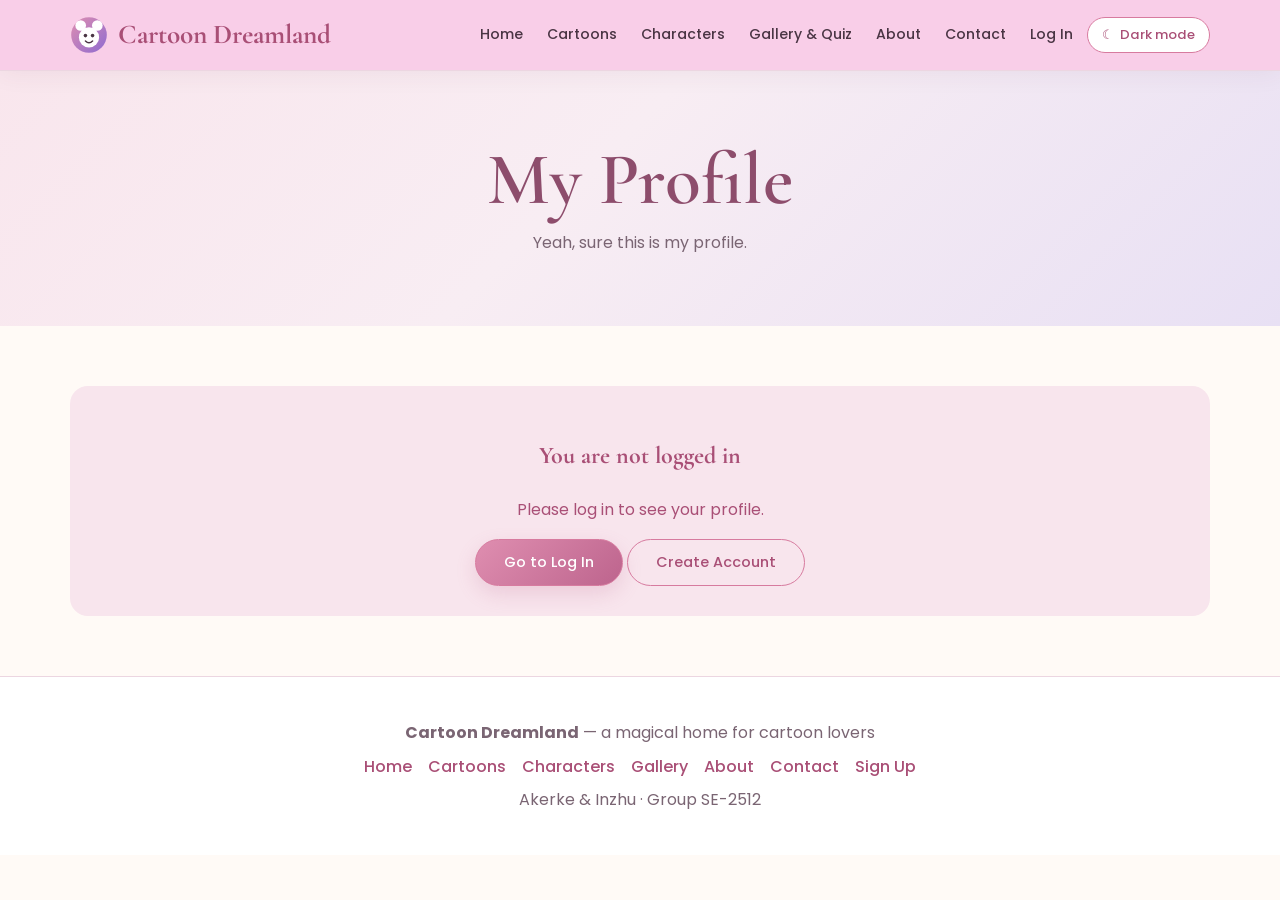
<file: profile.html>
<!DOCTYPE html>
<html lang="en">
<head>
  <meta charset="UTF-8">
  <meta name="viewport" content="width=device-width, initial-scale=1.0">
  <meta name="description" content="Your Cartoon Dreamland profile and favourites.">
  <title>My Profile | Cartoon Dreamland</title>
  <link rel="icon" type="image/svg+xml" href="images/logo.svg">
  <link rel="preconnect" href="https://fonts.googleapis.com">
  <link rel="preconnect" href="https://fonts.gstatic.com" crossorigin>
  <link href="https://fonts.googleapis.com/css2?family=Cormorant+Garamond:wght@500;600;700&amp;family=Poppins:wght@300;400;500;600&amp;display=swap" rel="stylesheet">
  <link rel="stylesheet" href="css/style.css">
  <script>
    /* Apply the saved theme before the page paints (prevents a white flash) */
    (function () {
      try {
        var t = JSON.parse(localStorage.getItem('cd_theme'));
        if (t !== 'dark' && t !== 'light') { t = window.matchMedia('(prefers-color-scheme: dark)').matches ? 'dark' : 'light'; }
        document.documentElement.setAttribute('data-theme', t);
      } catch (e) {}
    })();
  </script>
</head>
<body data-page="profile">
  <header class="site-nav">
    <div class="nav-inner">
      <a class="brand" href="index.html"><img src="images/logo.svg" alt="" width="38" height="38">Cartoon Dreamland</a>
      <button class="nav-toggle" id="navToggle" type="button" aria-label="Open menu" aria-expanded="false" aria-controls="navLinks">&#9776;</button>
      <ul class="nav-links" id="navLinks">
        <li><a class="nav-link" data-page="home" href="index.html">Home</a></li><li><a class="nav-link" data-page="cartoons" href="cartoons.html">Cartoons</a></li><li><a class="nav-link" data-page="characters" href="characters.html">Characters</a></li><li><a class="nav-link" data-page="gallery" href="gallery.html">Gallery &amp; Quiz</a></li><li><a class="nav-link" data-page="about" href="about.html">About</a></li><li><a class="nav-link" data-page="contact" href="contact.html">Contact</a></li>
        <li><a class="nav-link" id="authLink" data-page="login" href="login.html">Log In</a></li>
        <li><button id="themeToggle" class="theme-btn" type="button" aria-label="Switch between light and dark mode"><span class="theme-icon">&#9790;</span> Dark mode</button></li>
      </ul>
    </div>
  </header>
  <section class="page-hero"><div class="container"><h1>My Profile</h1><p>Yeah, sure this is my profile.</p></div></section>
  <main>
    <section class="section">
      <div class="container" id="profileRoot"></div>
    </section>
  </main>

  <footer class="site-footer">
    <div class="container">
      <p><strong>Cartoon Dreamland</strong> &mdash; a magical home for cartoon lovers</p>
      <p><a href="index.html">Home</a><a href="cartoons.html">Cartoons</a><a href="characters.html">Characters</a><a href="gallery.html">Gallery</a><a href="about.html">About</a><a href="contact.html">Contact</a><a href="signup.html">Sign Up</a></p>
      <p>Akerke & Inzhu &middot; Group SE-2512</p>
    </div>
  </footer>
  <script src="js/images-config.js"></script>
  <script src="js/script.js"></script>
</body>
</html>
</file>
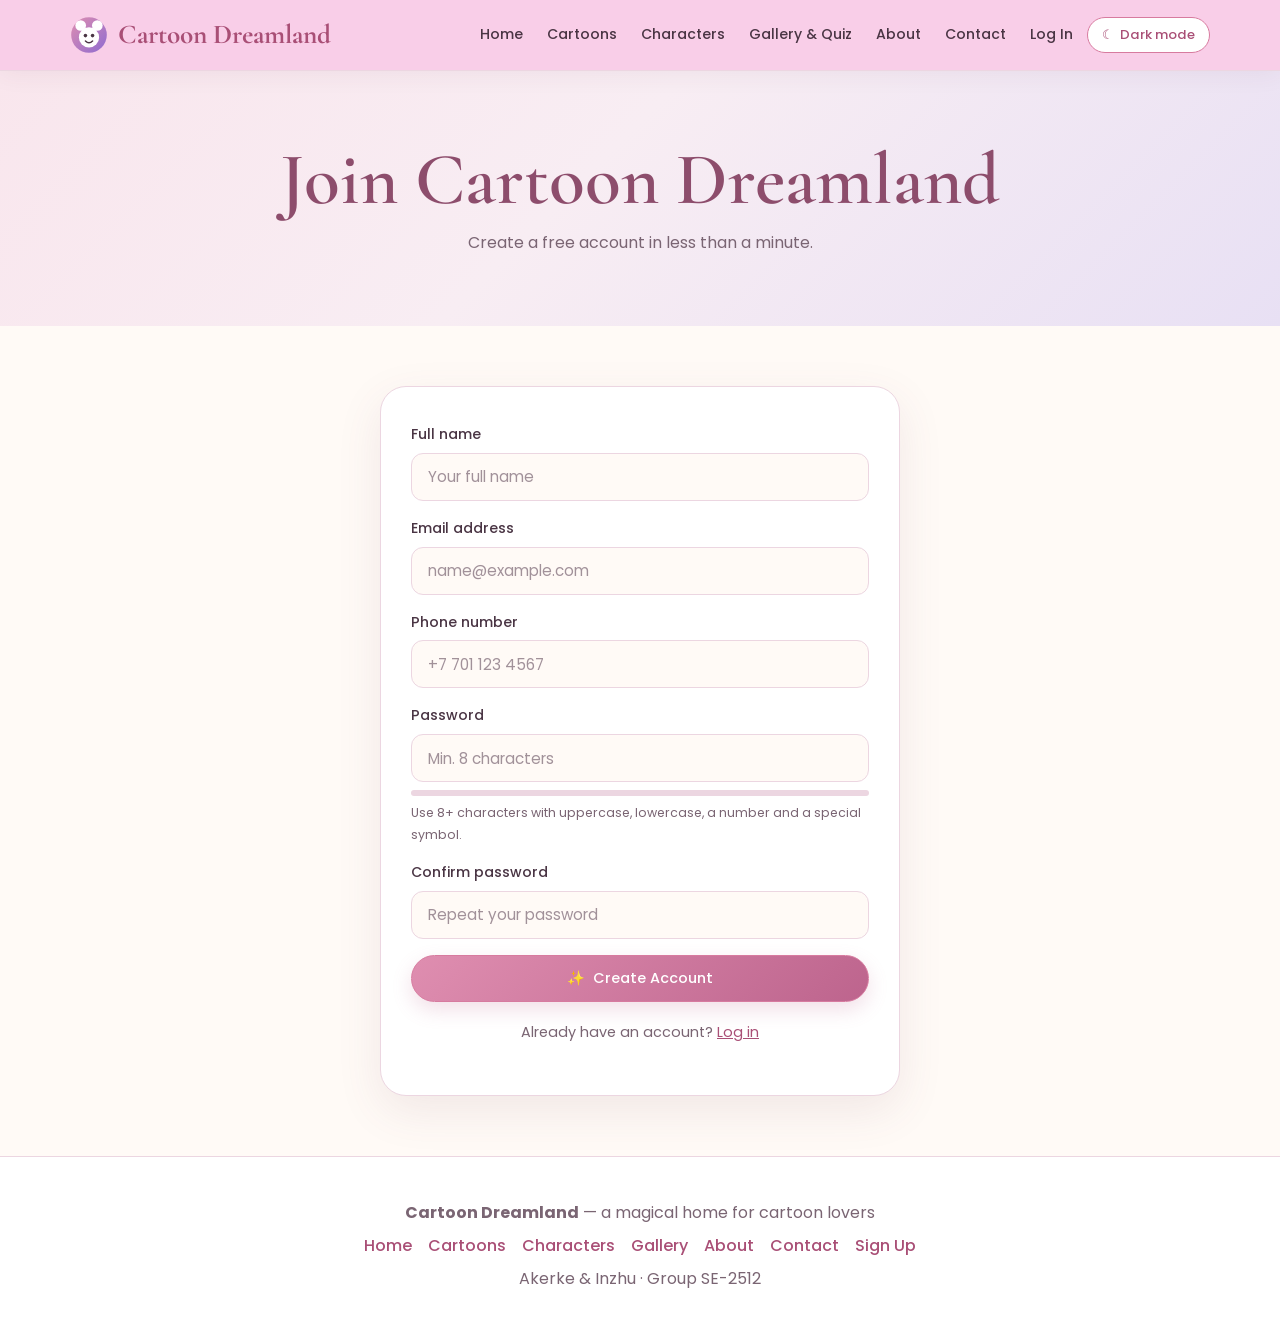
<file: signup.html>
<!DOCTYPE html>
<html lang="en">
<head>
  <meta charset="UTF-8">
  <meta name="viewport" content="width=device-width, initial-scale=1.0">
  <meta name="description" content="Create a Cartoon Dreamland account.">
  <title>Sign Up | Cartoon Dreamland</title>
  <link rel="icon" type="image/svg+xml" href="images/logo.svg">
  <link rel="preconnect" href="https://fonts.googleapis.com">
  <link rel="preconnect" href="https://fonts.gstatic.com" crossorigin>
  <link href="https://fonts.googleapis.com/css2?family=Cormorant+Garamond:wght@500;600;700&amp;family=Poppins:wght@300;400;500;600&amp;display=swap" rel="stylesheet">
  <link rel="stylesheet" href="css/style.css">
  <script>
    /* Apply the saved theme before the page paints (prevents a white flash) */
    (function () {
      try {
        var t = JSON.parse(localStorage.getItem('cd_theme'));
        if (t !== 'dark' && t !== 'light') { t = window.matchMedia('(prefers-color-scheme: dark)').matches ? 'dark' : 'light'; }
        document.documentElement.setAttribute('data-theme', t);
      } catch (e) {}
    })();
  </script>
</head>
<body data-page="signup">
  <header class="site-nav">
    <div class="nav-inner">
      <a class="brand" href="index.html"><img src="images/logo.svg" alt="" width="38" height="38">Cartoon Dreamland</a>
      <button class="nav-toggle" id="navToggle" type="button" aria-label="Open menu" aria-expanded="false" aria-controls="navLinks">&#9776;</button>
      <ul class="nav-links" id="navLinks">
        <li><a class="nav-link" data-page="home" href="index.html">Home</a></li><li><a class="nav-link" data-page="cartoons" href="cartoons.html">Cartoons</a></li><li><a class="nav-link" data-page="characters" href="characters.html">Characters</a></li><li><a class="nav-link" data-page="gallery" href="gallery.html">Gallery &amp; Quiz</a></li><li><a class="nav-link" data-page="about" href="about.html">About</a></li><li><a class="nav-link" data-page="contact" href="contact.html">Contact</a></li>
        <li><a class="nav-link" id="authLink" data-page="login" href="login.html">Log In</a></li>
        <li><button id="themeToggle" class="theme-btn" type="button" aria-label="Switch between light and dark mode"><span class="theme-icon">&#9790;</span> Dark mode</button></li>
      </ul>
    </div>
  </header>
  <section class="page-hero"><div class="container"><h1>Join Cartoon Dreamland</h1><p>Create a free account in less than a minute.</p></div></section>
  <main>
    <section class="section">
      <div class="container">
        <div class="form-card reveal">
          <form id="signupForm" novalidate>
            <div class="field"><label for="signupName">Full name</label><input class="input" id="signupName" type="text" placeholder="Your full name" autocomplete="name"><p class="error-msg" id="signupNameError"></p></div>
            <div class="field"><label for="signupEmail">Email address</label><input class="input" id="signupEmail" type="text" inputmode="email" placeholder="name@example.com" autocomplete="email"><p class="error-msg" id="signupEmailError"></p></div>
            <div class="field"><label for="signupPhone">Phone number</label><input class="input" id="signupPhone" type="text" inputmode="tel" placeholder="+7 701 123 4567" autocomplete="tel"><p class="error-msg" id="signupPhoneError"></p></div>
            <div class="field"><label for="signupPassword">Password</label><input class="input" id="signupPassword" type="password" placeholder="Min. 8 characters" autocomplete="new-password"><div class="strength" aria-hidden="true"><span id="strengthBar"></span></div><p class="muted" style="font-size:.78rem;margin:6px 0 0">Use 8+ characters with uppercase, lowercase, a number and a special symbol.</p><p class="error-msg" id="signupPasswordError"></p></div>
            <div class="field"><label for="signupConfirm">Confirm password</label><input class="input" id="signupConfirm" type="password" placeholder="Repeat your password" autocomplete="new-password"><p class="error-msg" id="signupConfirmError"></p></div>
            <button class="btn" type="submit" style="width:100%"><span class="btn-icon">&#10024;</span> Create Account</button>
            <p class="form-status" id="signupStatus" aria-live="polite"></p>
          </form>
          <p class="form-note">Already have an account? <a href="login.html">Log in</a></p>
        </div>
      </div>
    </section>
  </main>

  <footer class="site-footer">
    <div class="container">
      <p><strong>Cartoon Dreamland</strong> &mdash; a magical home for cartoon lovers</p>
      <p><a href="index.html">Home</a><a href="cartoons.html">Cartoons</a><a href="characters.html">Characters</a><a href="gallery.html">Gallery</a><a href="about.html">About</a><a href="contact.html">Contact</a><a href="signup.html">Sign Up</a></p>
      <p>Akerke & Inzhu &middot; Group SE-2512</p>
    </div>
  </footer>
  <script src="js/script.js"></script>
</body>
</html>
</file>
<file: css/style.css>
/* ==========================================================
   Cartoon Dreamland - main stylesheet
   1. Variables (light + dark)  2. Base  3. Navigation
   4. Buttons  5. Hero  6. Sections & cards  7. Forms
   8. Characters / cartoons  9. Profile  10. Footer
   11. Animations  12. Responsive
   ========================================================== */

/* ---------- 1. Variables ---------- */
:root {
  --pink: #d77b9f;
  --pink-dark: #a94f76;
  --pink-light: #f8e5ed;
  --lavender: #e9e2f5;
  --gold: #c6a56b;
  --bg: #fffaf6;
  --surface: #ffffff;
  --text: #4a3544;
  --muted: #7a6573;
  --heading: #8d4d6c;
  --border: #ecd6e1;
  --nav-bg: rgba(249, 205, 232, 0.96);
  --hero-bg: linear-gradient(135deg, #f9e6ed 0%, #f8edf3 45%, #e8e0f4 100%);
  --error: #b3261e;
  --success: #1f7a4d;
  --shadow: 0 15px 45px rgba(116, 67, 91, 0.10);
  --shadow-hover: 0 22px 55px rgba(116, 67, 91, 0.20);
}

[data-theme="dark"] {
  --pink: #e58db0;
  --pink-dark: #f2a6c4;
  --pink-light: #3a2735;
  --lavender: #2d2840;
  --gold: #d9b97c;
  --bg: #17121a;
  --surface: #241b27;
  --text: #f0e4ec;
  --muted: #bfaebb;
  --heading: #f4b6d0;
  --border: #4a3a49;
  --nav-bg: rgba(36, 27, 39, 0.96);
  --hero-bg: linear-gradient(135deg, #2a1d2e 0%, #231a2b 50%, #1d1a33 100%);
  --error: #ff8a80;
  --success: #6fd3a0;
  --shadow: 0 15px 45px rgba(0, 0, 0, 0.35);
  --shadow-hover: 0 22px 55px rgba(0, 0, 0, 0.5);
}

/* ---------- 2. Base ---------- */
* { box-sizing: border-box; }

html { scroll-behavior: smooth; scroll-padding-top: 85px; }

body {
  margin: 0;
  font-family: 'Poppins', 'Segoe UI', Arial, sans-serif;
  color: var(--text);
  background: var(--bg);
  line-height: 1.7;
  overflow-x: hidden;
  transition: background-color 0.4s ease, color 0.4s ease;
}

h1, h2, h3, .brand { font-family: 'Cormorant Garamond', Georgia, serif; }
h1, h2, h3, p { overflow-wrap: break-word; }
img { max-width: 100%; height: auto; display: block; }
a { color: var(--pink-dark); transition: color 0.3s ease; }
a:hover { color: var(--gold); }
a:focus-visible, button:focus-visible, input:focus-visible,
select:focus-visible, textarea:focus-visible {
  outline: 3px solid var(--gold);
  outline-offset: 3px;
}

.container { width: 100%; max-width: 1180px; margin: 0 auto; padding: 0 20px; }
.section { padding: 60px 0; }
.text-center { text-align: center; }
.muted { color: var(--muted); }

.section-title {
  margin: 0 0 14px;
  color: var(--heading);
  font-size: clamp(2.1rem, 4vw, 3.2rem);
  font-weight: 600;
  text-align: center;
  line-height: 1.15;
}
.section-title::after {
  display: block; width: 55px; height: 3px; margin: 12px auto 0; content: "";
  background: linear-gradient(90deg, var(--pink), var(--gold)); border-radius: 3px;
}
.section-sub { max-width: 640px; margin: 0 auto 30px; text-align: center; color: var(--muted); }

/* ---------- 3. Navigation ---------- */
.site-nav {
  position: sticky; top: 0; z-index: 1000;
  background: var(--nav-bg);
  border-bottom: 1px solid var(--border);
  box-shadow: 0 4px 25px rgba(80, 48, 67, 0.06);
  backdrop-filter: blur(14px);
  transition: background 0.4s ease;
}
.nav-inner { display: flex; align-items: center; justify-content: space-between; gap: 14px; padding: 12px 20px; max-width: 1180px; margin: 0 auto; }
.brand { display: flex; align-items: center; gap: 10px; color: var(--pink-dark); font-size: 1.7rem; font-weight: 700; text-decoration: none; white-space: nowrap; }
.brand img { width: 38px; height: 38px; }
.brand:hover { color: var(--gold); }

.nav-links { display: flex; align-items: center; gap: 4px; list-style: none; margin: 0; padding: 0; flex-wrap: wrap; justify-content: flex-end; }
.nav-links a.nav-link {
  position: relative; display: block; padding: 8px 10px; color: var(--text);
  font-size: 0.88rem; font-weight: 500; text-decoration: none;
}
.nav-links a.nav-link::after {
  position: absolute; left: 50%; bottom: 2px; width: 0; height: 2px; content: "";
  background: var(--gold); transition: all 0.3s ease; transform: translateX(-50%);
}
.nav-links a.nav-link:hover, .nav-links a.nav-link.active { color: var(--pink-dark); }
.nav-links a.nav-link:hover::after, .nav-links a.nav-link.active::after { width: 70%; }

.theme-btn {
  display: inline-flex; align-items: center; gap: 6px; padding: 7px 14px;
  border: 1px solid var(--pink); border-radius: 30px; color: var(--pink-dark);
  background: var(--surface); font: 500 0.82rem 'Poppins', sans-serif; cursor: pointer;
  transition: transform 0.3s ease, background 0.3s ease, color 0.3s ease;
}
.theme-btn:hover { color: #fff; background: var(--pink); transform: translateY(-2px); }
.theme-btn .theme-icon { display: inline-block; transition: transform 0.6s ease; }
.theme-btn:hover .theme-icon { transform: rotate(360deg); }

.nav-toggle {
  display: none; padding: 8px 12px; border: 1px solid var(--pink); border-radius: 10px;
  color: var(--pink-dark); background: var(--surface); font-size: 1.3rem; line-height: 1; cursor: pointer;
}

/* ---------- 4. Buttons ---------- */
.btn {
  position: relative; display: inline-flex; align-items: center; justify-content: center; gap: 8px;
  padding: 12px 28px; border: 1px solid var(--pink); border-radius: 40px; overflow: hidden;
  color: #fff; background: linear-gradient(135deg, #df8eb0, #bd648d);
  box-shadow: 0 8px 20px rgba(189, 100, 141, 0.2);
  font: 500 0.9rem 'Poppins', sans-serif; text-decoration: none; cursor: pointer;
  transition: transform 0.3s ease, box-shadow 0.3s ease, background 0.3s ease;
}
.btn:hover { color: #fff; background: linear-gradient(135deg, #c66a94, #a94f76); box-shadow: 0 12px 25px rgba(169, 79, 118, 0.3); transform: translateY(-3px) scale(1.02); }
.btn:active { transform: translateY(0) scale(0.98); }
.btn .btn-icon { display: inline-block; transition: transform 0.5s ease; }
.btn:hover .btn-icon { transform: rotate(360deg) scale(1.15); }
.btn-outline { color: var(--pink-dark); background: transparent; box-shadow: none; }
.btn-outline:hover { color: #fff; }
.btn-small { padding: 8px 18px; font-size: 0.8rem; }
.btn[disabled] { opacity: 0.6; cursor: not-allowed; transform: none; }
.ripple { position: absolute; border-radius: 50%; background: rgba(255,255,255,0.45); transform: scale(0); animation: ripple 0.6s linear; pointer-events: none; }

/* ---------- 5. Hero ---------- */
.hero {
  position: relative; display: flex; align-items: center; min-height: 600px;
  padding: 80px 0; overflow: hidden; background: var(--hero-bg);
}
.hero-grid { display: grid; grid-template-columns: 1.1fr 0.9fr; gap: 40px; align-items: center; position: relative; z-index: 1; }
.hero-small { color: var(--pink-dark); font-size: 0.78rem; font-weight: 600; letter-spacing: 4px; text-transform: uppercase; margin: 0 0 10px; }
.hero h1 { margin: 10px 0 16px; color: var(--heading); font-size: clamp(3rem, 7vw, 5.8rem); font-weight: 600; line-height: 1; }
.hero p { max-width: 560px; color: var(--muted); }
.hero-actions { display: flex; flex-wrap: wrap; gap: 12px; margin-top: 24px; }
.hero-art { display: flex; justify-content: center; }
.hero-art img { width: min(100%, 440px); animation: float 6s ease-in-out infinite; filter: drop-shadow(0 20px 30px rgba(116,67,91,0.25)); }
.sparkle { position: absolute; z-index: 0; color: rgba(198, 165, 107, 0.5); font-size: 3.5rem; pointer-events: none; }
.sparkle.s1 { top: 9%; left: 47%; animation: float 5s ease-in-out infinite; }
.sparkle.s2 { right: 6%; bottom: 10%; animation: float 7s ease-in-out infinite reverse; }

.page-hero {
  position: relative; padding: 70px 0; overflow: hidden; text-align: center; background: var(--hero-bg);
}
.page-hero h1 { margin: 0 0 10px; color: var(--heading); font-size: clamp(2.6rem, 6vw, 4.6rem); font-weight: 600; line-height: 1.05; }
.page-hero p { max-width: 620px; margin: 0 auto; color: var(--muted); }

/* ---------- 6. Sections & cards ---------- */
.grid { display: grid; gap: 24px; }
.grid-3 { grid-template-columns: repeat(auto-fit, minmax(260px, 1fr)); }
.grid-4 { grid-template-columns: repeat(auto-fill, minmax(230px, 1fr)); }

.card {
  display: flex; flex-direction: column; overflow: hidden;
  border: 1px solid var(--border); border-radius: 22px; background: var(--surface);
  box-shadow: var(--shadow); transition: transform 0.35s ease, box-shadow 0.35s ease;
}
.card:hover { box-shadow: var(--shadow-hover); transform: translateY(-8px); }
.card-img { width: 100%; aspect-ratio: 4 / 3; object-fit: cover; background: var(--lavender); transition: transform 0.6s ease; }
.card:hover .card-img { transform: scale(1.05); }
.card-img-wrap { overflow: hidden; }
.card-body { display: flex; flex: 1; flex-direction: column; gap: 8px; padding: 20px; position: relative; z-index: 1; background: var(--surface); }
.card-title { margin: 0; color: var(--heading); font-size: 1.6rem; font-weight: 600; line-height: 1.2; }
.card-text { margin: 0; color: var(--muted); font-size: 0.9rem; }
.card-actions { display: flex; flex-wrap: wrap; gap: 8px; margin-top: auto; padding-top: 8px; }

.tag { display: inline-block; padding: 3px 12px; border-radius: 20px; color: var(--pink-dark); background: var(--pink-light); font-size: 0.74rem; font-weight: 600; }
.tag-row { display: flex; flex-wrap: wrap; gap: 6px; }

.feature-card { padding: 30px 24px; text-align: center; }
.feature-icon { display: inline-flex; align-items: center; justify-content: center; width: 70px; height: 70px; margin: 0 auto 14px; border-radius: 50%; background: var(--pink-light); font-size: 2rem; transition: transform 0.5s ease; }
.feature-card:hover .feature-icon { transform: rotate(360deg) scale(1.1); }

.panel {
  padding: 40px 28px; border: 1px solid var(--border); border-radius: 28px;
  background: radial-gradient(circle at 100% 0%, var(--lavender), transparent 40%), var(--surface);
  box-shadow: var(--shadow);
}

.stats { display: grid; grid-template-columns: repeat(auto-fit, minmax(150px, 1fr)); gap: 16px; text-align: center; }
.stat-num { color: var(--heading); font: 600 2.8rem 'Cormorant Garamond', serif; line-height: 1; }

.featured-box { display: grid; grid-template-columns: 220px 1fr; gap: 24px; align-items: center; }
.featured-box img { width: 220px; height: 220px; object-fit: cover; border-radius: 22px; background: var(--lavender); }

.gallery-main { max-width: 760px; margin: 0 auto; }
.gallery-main img { width: 100%; aspect-ratio: 16 / 9; object-fit: cover; border-radius: 22px; box-shadow: var(--shadow); }
.gallery-caption { margin-top: 10px; text-align: center; color: var(--muted); font-weight: 500; }
.thumbs { display: flex; flex-wrap: wrap; gap: 10px; justify-content: center; margin-top: 14px; }
.thumb { width: 90px; padding: 0; border: 3px solid transparent; border-radius: 14px; overflow: hidden; background: none; cursor: pointer; transition: transform 0.3s ease, border-color 0.3s ease; }
.thumb:hover { transform: translateY(-4px) scale(1.05); }
.thumb.active { border-color: var(--pink); }
.thumb img { width: 100%; aspect-ratio: 16 / 10; object-fit: cover; }

.accordion { max-width: 860px; margin: 0 auto; }
.acc-item { margin-bottom: 10px; overflow: hidden; border: 1px solid var(--border); border-radius: 16px; background: var(--surface); }
.acc-btn { display: flex; justify-content: space-between; gap: 10px; width: 100%; padding: 16px 20px; border: 0; color: var(--text); background: transparent; font: 500 0.95rem 'Poppins', sans-serif; text-align: left; cursor: pointer; }
.acc-btn:hover { color: var(--pink-dark); }
.acc-btn .acc-plus { transition: transform 0.3s ease; }
.acc-item.open .acc-plus { transform: rotate(45deg); }
.acc-panel { max-height: 0; padding: 0 20px; overflow: hidden; color: var(--muted); transition: max-height 0.4s ease, padding 0.4s ease; }
.acc-item.open .acc-panel { max-height: 220px; padding: 0 20px 18px; }

/* ---------- 7. Forms ---------- */
.form-card { max-width: 520px; margin: 0 auto; padding: 36px 30px; border: 1px solid var(--border); border-radius: 26px; background: var(--surface); box-shadow: var(--shadow); }
.form-card.wide { max-width: 680px; }
.field { margin-bottom: 16px; }
.field label { display: block; margin-bottom: 6px; color: var(--text); font-size: 0.88rem; font-weight: 500; }
.input {
  width: 100%; min-height: 48px; padding: 10px 16px; border: 1px solid var(--border);
  border-radius: 12px; color: var(--text); background: var(--bg);
  font: 400 0.95rem 'Poppins', sans-serif; transition: border-color 0.3s ease, box-shadow 0.3s ease;
}
textarea.input { min-height: 130px; resize: vertical; }
.input::placeholder { color: var(--muted); opacity: 0.7; }
.input:focus { border-color: var(--pink); box-shadow: 0 0 0 4px rgba(215, 123, 159, 0.18); outline: none; }
.input.invalid { border-color: var(--error); }
.input.valid { border-color: var(--success); }
.error-msg { min-height: 0; margin: 5px 0 0; color: var(--error); font-size: 0.8rem; font-weight: 500; }
.form-status { margin-top: 14px; font-size: 0.9rem; font-weight: 500; }
.form-status.ok { color: var(--success); }
.form-status.bad { color: var(--error); }
.form-note { margin-top: 18px; text-align: center; font-size: 0.9rem; color: var(--muted); }
.row-2 { display: grid; grid-template-columns: 1fr 1fr; gap: 16px; }
.strength { height: 6px; margin-top: 8px; overflow: hidden; border-radius: 6px; background: var(--border); }
.strength span { display: block; height: 100%; width: 0; transition: width 0.3s ease, background 0.3s ease; }

.toolbar { display: grid; grid-template-columns: 2fr 1fr 1fr 1fr; gap: 14px; margin-bottom: 20px; }
.toolbar.two { grid-template-columns: 3fr 1fr 1fr; }
.result-info { margin: 0 0 18px; color: var(--muted); font-size: 0.9rem; }
.state-box { padding: 30px; text-align: center; border-radius: 18px; background: var(--pink-light); color: var(--pink-dark); }
.state-box.error { color: var(--error); }
.spinner { display: inline-block; width: 38px; height: 38px; margin-bottom: 10px; border: 4px solid var(--border); border-top-color: var(--pink); border-radius: 50%; animation: spin 0.9s linear infinite; }

/* ---------- 8. Characters / cartoons ---------- */
.fav-btn { padding: 6px 14px; border: 1px solid var(--pink); border-radius: 30px; color: var(--pink-dark); background: transparent; font: 500 0.8rem 'Poppins', sans-serif; cursor: pointer; transition: all 0.3s ease; }
.fav-btn:hover { color: #fff; background: var(--pink); transform: scale(1.06); }
.fav-btn.active { color: #fff; background: var(--pink); }
.fav-btn.active .heart { animation: pop 0.4s ease; display: inline-block; }
.poster-year { color: var(--gold); font-weight: 600; font-size: 0.85rem; }

.modal-backdrop { position: fixed; inset: 0; z-index: 2000; display: none; align-items: center; justify-content: center; padding: 20px; background: rgba(20, 10, 20, 0.6); }
.modal-backdrop.show { display: flex; animation: fadeIn 0.3s ease; }
.modal { width: 100%; max-width: 520px; max-height: 90vh; overflow-y: auto; padding: 28px; border-radius: 24px; background: var(--surface); box-shadow: var(--shadow-hover); animation: slideUp 0.35s ease; }
.modal img { width: 100%; max-height: 260px; object-fit: cover; border-radius: 16px; margin-bottom: 14px; background: var(--lavender); }
.modal h2 { margin: 0 0 8px; color: var(--heading); font-size: 2rem; }

.toast { position: fixed; right: 20px; bottom: 20px; z-index: 3000; max-width: 320px; padding: 14px 20px; border-radius: 14px; color: #fff; background: var(--pink-dark); box-shadow: var(--shadow-hover); opacity: 0; transform: translateY(20px); pointer-events: none; transition: all 0.4s ease; }
.toast.show { opacity: 1; transform: translateY(0); }

.quiz-box { max-width: 680px; margin: 0 auto; }
.quiz-options { display: grid; gap: 10px; margin: 18px 0; }
.quiz-opt { padding: 12px 18px; border: 1px solid var(--border); border-radius: 14px; color: var(--text); background: var(--surface); font: 500 0.92rem 'Poppins', sans-serif; text-align: left; cursor: pointer; transition: all 0.3s ease; }
.quiz-opt:hover:not([disabled]) { border-color: var(--pink); transform: translateX(6px); }
.quiz-opt.correct { color: #fff; background: var(--success); border-color: var(--success); }
.quiz-opt.wrong { color: #fff; background: var(--error); border-color: var(--error); }
[data-theme="dark"] .quiz-opt.correct, [data-theme="dark"] .quiz-opt.wrong { color: #17121a; }

/* ---------- 9. Profile ---------- */
.profile-card { display: grid; grid-template-columns: 160px 1fr; gap: 28px; align-items: center; }
.avatar { display: flex; align-items: center; justify-content: center; width: 150px; height: 150px; border-radius: 50%; color: #fff; background: linear-gradient(135deg, #df8eb0, #8f6bd1); font: 600 3.6rem 'Cormorant Garamond', serif; box-shadow: var(--shadow); }
.detail-list { display: grid; gap: 8px; margin: 14px 0 0; padding: 0; list-style: none; }
.detail-list li { padding: 10px 16px; border-radius: 12px; background: var(--pink-light); }
.detail-list strong { color: var(--heading); }

/* ---------- 10. Footer ---------- */
.site-footer { padding: 36px 0; text-align: center; color: var(--muted); border-top: 1px solid var(--border); background: var(--surface); transition: background 0.4s ease; }
.site-footer a { margin: 0 8px; font-weight: 500; text-decoration: none; }
.site-footer p { margin: 6px 0; }

[hidden] { display: none !important; }

/* ---------- 11. Animations ---------- */
@keyframes float { 0%, 100% { transform: translateY(0); } 50% { transform: translateY(-16px); } }
@keyframes spin { to { transform: rotate(360deg); } }
@keyframes ripple { to { transform: scale(4); opacity: 0; } }
@keyframes pop { 0% { transform: scale(1); } 50% { transform: scale(1.6); } 100% { transform: scale(1); } }
@keyframes fadeIn { from { opacity: 0; } to { opacity: 1; } }
@keyframes slideUp { from { opacity: 0; transform: translateY(30px); } to { opacity: 1; transform: translateY(0); } }
.reveal { opacity: 0; transform: translateY(28px); transition: opacity 0.7s ease, transform 0.7s ease; }
.reveal.visible { opacity: 1; transform: translateY(0); }
.shake { animation: shake 0.4s ease; }
@keyframes shake { 0%, 100% { transform: translateX(0); } 25% { transform: translateX(-6px); } 75% { transform: translateX(6px); } }

@media (prefers-reduced-motion: reduce) {
  *, *::before, *::after { animation-duration: 0.01ms !important; animation-iteration-count: 1 !important; transition-duration: 0.01ms !important; scroll-behavior: auto !important; }
  .reveal { opacity: 1; transform: none; }
}

/* ---------- 12. Responsive ---------- */
@media (max-width: 992px) {
  .hero-grid { grid-template-columns: 1fr; text-align: center; }
  .hero p { margin-left: auto; margin-right: auto; }
  .hero-actions { justify-content: center; }
  .hero-art img { width: min(100%, 340px); }
  .toolbar, .toolbar.two { grid-template-columns: 1fr 1fr; }
  .toolbar .input.grow, .toolbar.two .input.grow { grid-column: 1 / -1; }
}
@media (max-width: 860px) {
  .nav-toggle { display: block; }
  .nav-links { display: none; position: absolute; top: 100%; left: 0; right: 0; flex-direction: column; align-items: stretch; padding: 14px 20px 20px; background: var(--nav-bg); border-bottom: 1px solid var(--border); box-shadow: 0 14px 30px rgba(0,0,0,0.12); }
  .nav-links.open { display: flex; }
  .nav-links a.nav-link { padding: 12px 8px; }
  .nav-links li { width: 100%; }
  .theme-btn { width: 100%; justify-content: center; }
}
@media (max-width: 640px) {
  .section { padding: 42px 0; }
  .hero { min-height: auto; padding: 50px 0; }
  .toolbar, .toolbar.two, .row-2 { grid-template-columns: 1fr; }
  .featured-box, .profile-card { grid-template-columns: 1fr; text-align: center; justify-items: center; }
  .featured-box img { width: 100%; max-width: 280px; height: auto; aspect-ratio: 1; }
  .form-card { padding: 26px 18px; }
  .brand { font-size: 1.4rem; }
  .thumb { width: 70px; }
  .tag-row { justify-content: center; }
}

/* Hide decorative sparkles on small screens so they never overlap text */
@media (max-width: 992px) { .sparkle { display: none; } }

/* ==========================================================
   13. The Dreamland 50 (roster) + dark-mode polish
   ========================================================== */
.roster-bar { display: flex; flex-wrap: wrap; align-items: center; justify-content: space-between; gap: 12px; margin-bottom: 18px; }
.roster-bar .result-info { margin: 0; }
.roster-bar .btn.is-on { color: #fff; background: var(--pink-dark); box-shadow: 0 0 0 3px var(--pink-light); }
.char-card { position: relative; border-top: 5px solid var(--accent, var(--pink)); }
.char-card .card-img { aspect-ratio: 1 / 1; }
.char-card:hover { box-shadow: 0 22px 55px rgba(116, 67, 91, 0.2), 0 0 0 2px var(--accent, var(--pink)); }
.tag-year { color: var(--text); background: var(--lavender); }
.api-section { background: var(--pink-light); }
.state-box[hidden] { display: none; }

/* Dark mode: deeper surfaces, soft glow, starry hero so it feels dreamy, not just inverted */
[data-theme="dark"] body {
  background: radial-gradient(1200px 600px at 85% -10%, rgba(140, 110, 220, 0.14), transparent 60%),
              radial-gradient(900px 500px at 0% 30%, rgba(229, 141, 176, 0.10), transparent 60%), var(--bg);
  background-attachment: fixed;
}
[data-theme="dark"] .hero, [data-theme="dark"] .page-hero {
  background-image:
    radial-gradient(2px 2px at 12% 28%, #fff 60%, transparent), radial-gradient(1.5px 1.5px at 33% 70%, #f4b6d0 60%, transparent),
    radial-gradient(2px 2px at 58% 22%, #fff 60%, transparent), radial-gradient(1.5px 1.5px at 78% 62%, #d9b97c 60%, transparent),
    radial-gradient(2px 2px at 90% 18%, #fff 60%, transparent), radial-gradient(1.5px 1.5px at 22% 88%, #fff 60%, transparent),
    var(--hero-bg);
}
[data-theme="dark"] .card, [data-theme="dark"] .panel, [data-theme="dark"] .form-card, [data-theme="dark"] .modal {
  border-color: rgba(229, 141, 176, 0.22);
  background-image: linear-gradient(180deg, rgba(255, 255, 255, 0.035), transparent 40%);
}
[data-theme="dark"] .card:hover { box-shadow: 0 18px 50px rgba(0, 0, 0, 0.55), 0 0 28px rgba(229, 141, 176, 0.22); }
[data-theme="dark"] .char-card:hover { box-shadow: 0 18px 50px rgba(0, 0, 0, 0.55), 0 0 0 2px var(--accent, var(--pink)), 0 0 30px rgba(229, 141, 176, 0.25); }
[data-theme="dark"] .card-img, [data-theme="dark"] .modal img { filter: brightness(0.9) saturate(1.05); }
[data-theme="dark"] .hero-art img { filter: drop-shadow(0 0 40px rgba(229, 141, 176, 0.35)); }
[data-theme="dark"] .btn:not(.btn-outline) { box-shadow: 0 6px 22px rgba(229, 141, 176, 0.28); }
[data-theme="dark"] .input { background: #1d1620; border-color: #54405a; color: var(--text); }
[data-theme="dark"] .input:focus { border-color: var(--pink); box-shadow: 0 0 0 3px rgba(229, 141, 176, 0.25); }
[data-theme="dark"] .api-section { background: #1d1722; }
[data-theme="dark"] .tag-year { color: var(--text); background: #342c4a; }
[data-theme="dark"] .section-title::after { box-shadow: 0 0 12px rgba(229, 141, 176, 0.6); }
@media (prefers-reduced-motion: reduce) { * { animation: none !important; transition: none !important; } }

.char-card .card-img { object-fit: cover; object-position: center top; background: #fff; }
[data-theme="dark"] .char-card .card-img { background: #2a2230; }
/* Real cartoon posters from Wikipedia have different shapes: keep them tidy */
.card-img[data-poster-for] { object-fit: cover; object-position: center top; background: #fff; }
</file>
